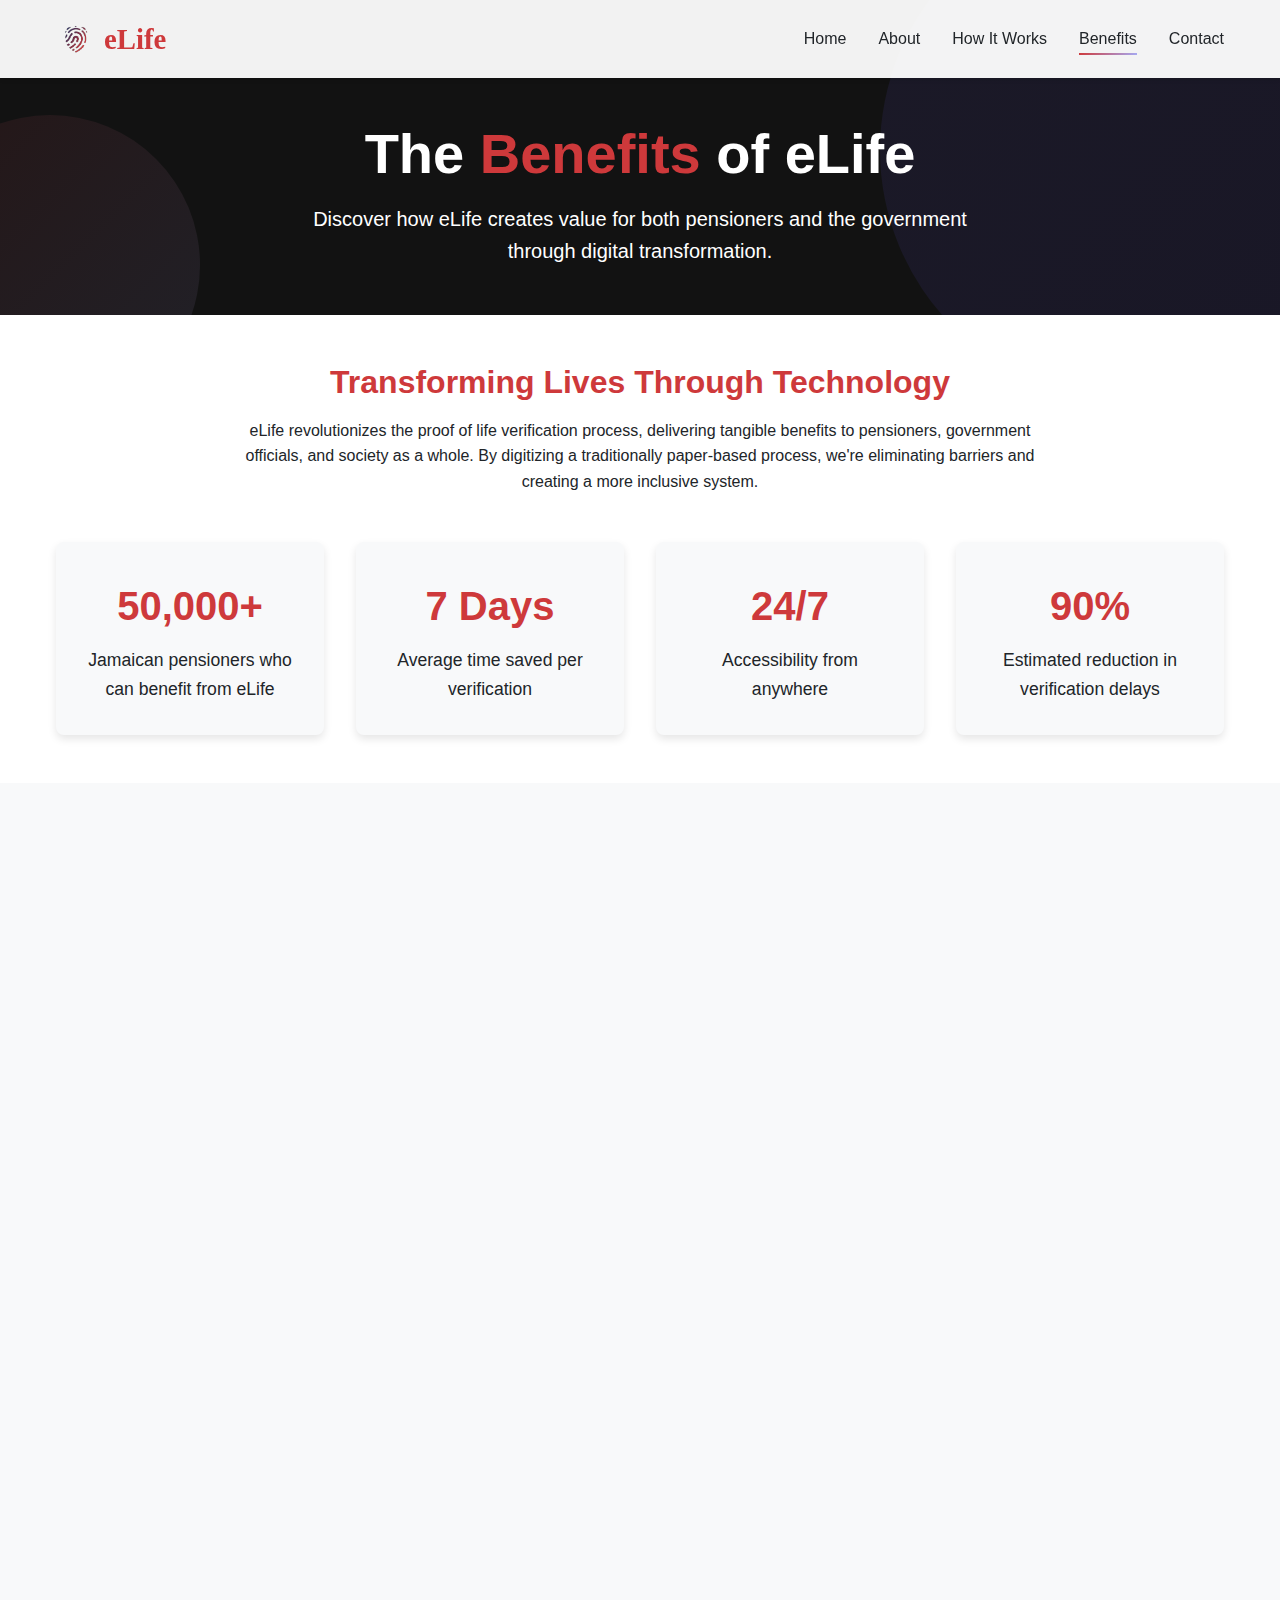
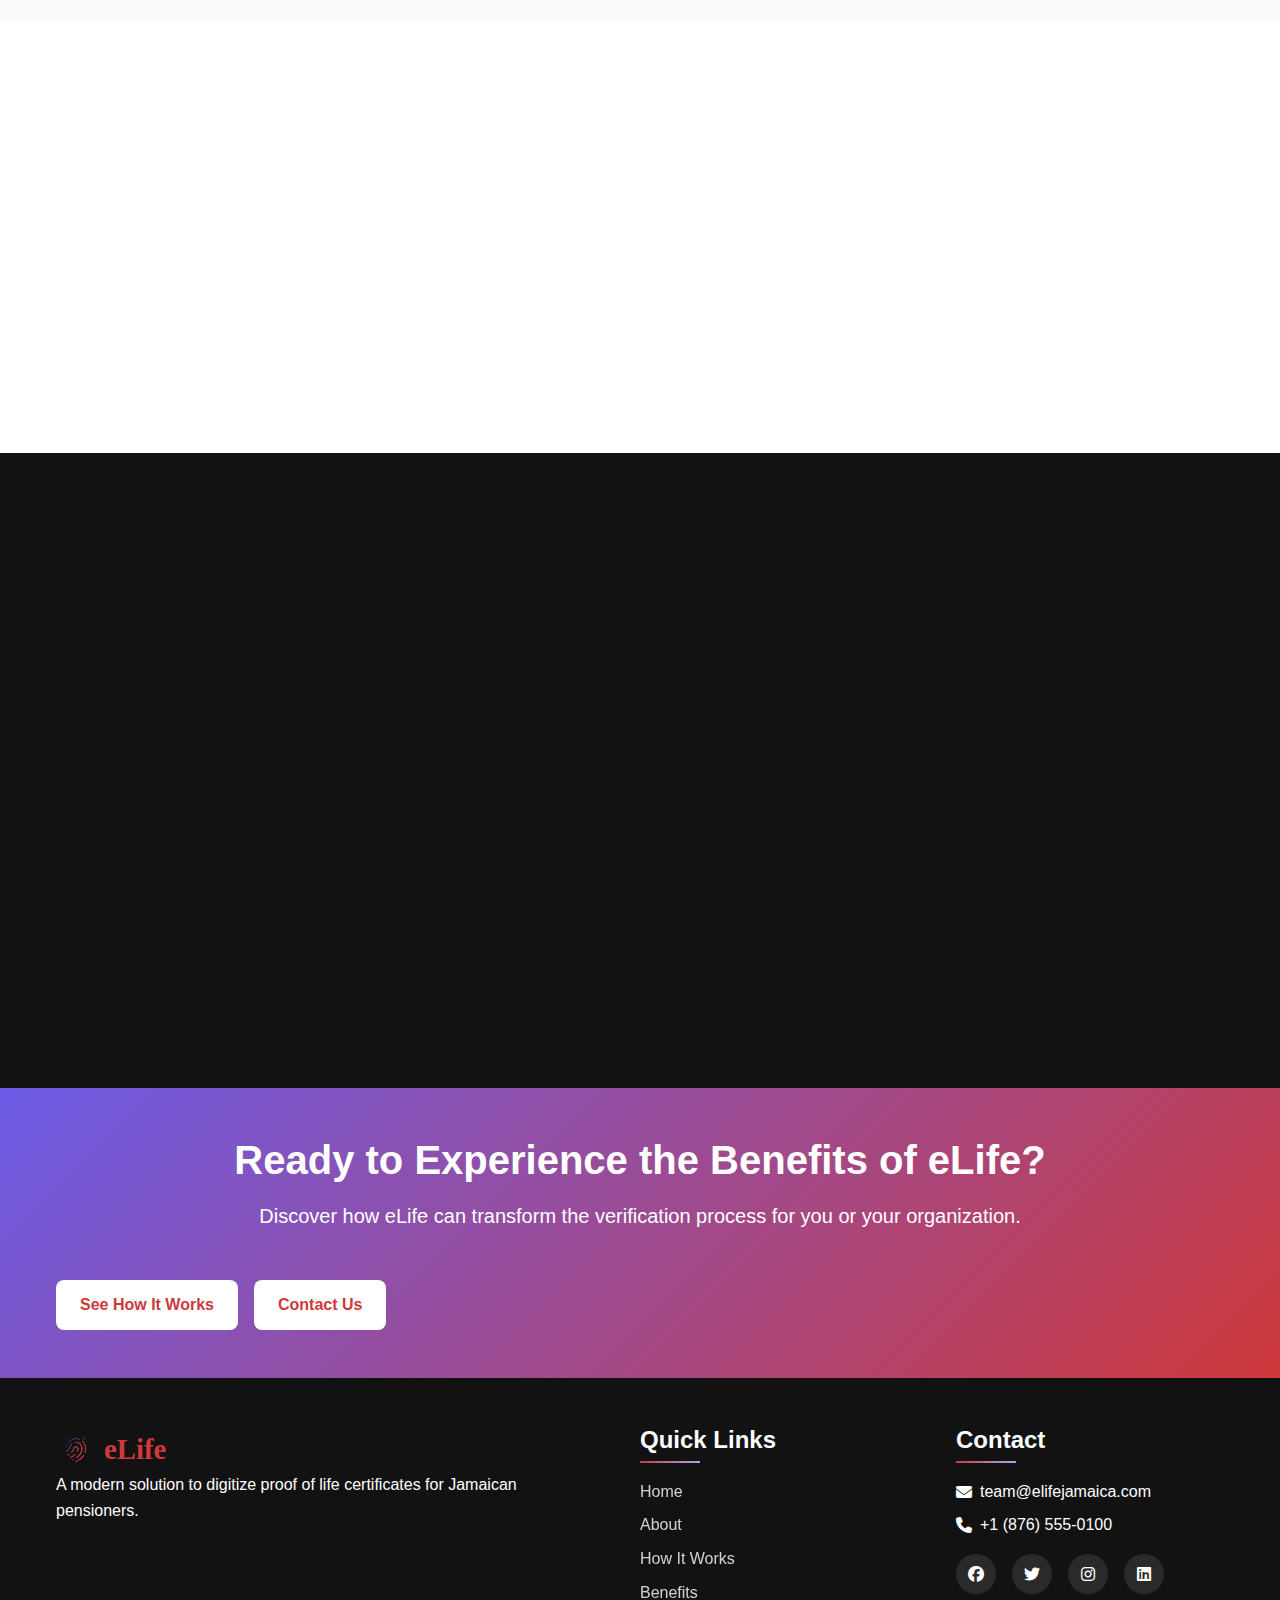
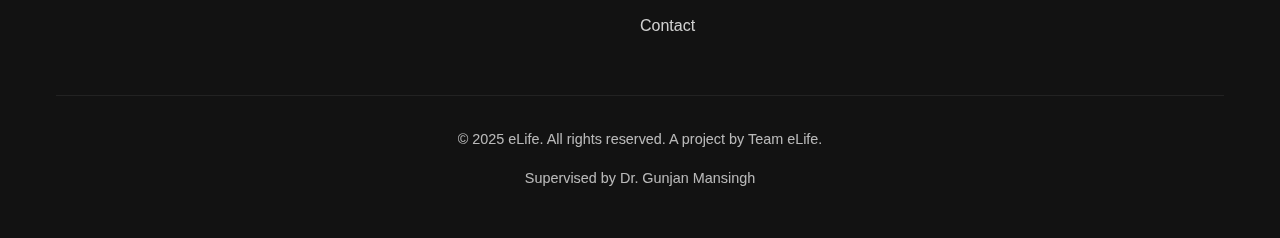
<file: benefits.html>
<!DOCTYPE html>
<html lang="en">
  <head>
    <meta charset="UTF-8" />
    <meta name="viewport" content="width=device-width, initial-scale=1.0" />
    <title>Benefits - eLife Digital Proof of Life Verification</title>
    <link rel="stylesheet" href="assets/css/styles.css" />
    <link rel="stylesheet" href="assets/css/animation.css" />
    <link rel="stylesheet" href="assets/css/responsive.css" />
    <link rel="stylesheet" href="assets/css/benefits.css" />
    <!-- Font Awesome for icons -->
    <link
      rel="stylesheet"
      href="https://cdnjs.cloudflare.com/ajax/libs/font-awesome/6.4.0/css/all.min.css"
    />
  </head>
  <body>
    <!-- Header -->
    <header class="main-header">
      <div class="container">
        <div class="logo">
          <img
            src="assets/images/logo.svg"
            alt="eLife Logo"
            class="logo-icon"
          />
          <span>eLife</span>
        </div>
        <nav class="main-nav">
          <ul>
            <li><a href="index.html">Home</a></li>
            <li><a href="about.html">About</a></li>
            <li><a href="how-it-works.html">How It Works</a></li>
            <li><a href="benefits.html" class="active">Benefits</a></li>
            <li><a href="contact.html">Contact</a></li>
          </ul>
        </nav>
        <div class="mobile-menu-toggle">
          <i class="fas fa-bars"></i>
        </div>
      </div>
    </header>

    <!-- Benefits Hero Section -->
    <section class="benefits-hero">
      <div class="container">
        <div class="benefits-hero-content">
          <h1>The <span class="accent-text">Benefits</span> of eLife</h1>
          <p>
            Discover how eLife creates value for both pensioners and the
            government through digital transformation.
          </p>
        </div>
      </div>
    </section>

    <!-- Key Benefits Overview -->
    <section class="benefits-overview">
      <div class="container">
        <div class="benefits-intro fade-in">
          <h2>Transforming Lives Through Technology</h2>
          <p>
            eLife revolutionizes the proof of life verification process,
            delivering tangible benefits to pensioners, government officials,
            and society as a whole. By digitizing a traditionally paper-based
            process, we're eliminating barriers and creating a more inclusive
            system.
          </p>
        </div>

        <div class="benefits-stats">
          <div class="stat-card fade-in">
            <div class="stat-number">50,000+</div>
            <div class="stat-description">
              Jamaican pensioners who can benefit from eLife
            </div>
          </div>

          <div class="stat-card fade-in delay-1">
            <div class="stat-number">7 Days</div>
            <div class="stat-description">
              Average time saved per verification
            </div>
          </div>

          <div class="stat-card fade-in delay-2">
            <div class="stat-number">24/7</div>
            <div class="stat-description">Accessibility from anywhere</div>
          </div>

          <div class="stat-card fade-in delay-3">
            <div class="stat-number">90%</div>
            <div class="stat-description">
              Estimated reduction in verification delays
            </div>
          </div>
        </div>
      </div>
    </section>

    <!-- Pensioner Benefits Section -->
    <section class="pensioner-benefits">
      <div class="container">
        <div class="section-header fade-in">
          <h2>Benefits for <span class="accent-text">Pensioners</span></h2>
          <p>
            eLife puts pensioners first, addressing their unique needs and
            challenges.
          </p>
        </div>

        <div class="benefits-grid">
          <div class="benefit-card fade-in">
            <div class="benefit-icon">
              <i class="fas fa-map-marker-alt"></i>
            </div>
            <h3>Remote Verification</h3>
            <p>
              Complete the entire verification process from the comfort of your
              home, eliminating the need to travel to meet with a Justice of the
              Peace or notary.
            </p>
          </div>

          <div class="benefit-card fade-in delay-1">
            <div class="benefit-icon">
              <i class="fas fa-clock"></i>
            </div>
            <h3>Time Savings</h3>
            <p>
              What used to take a week can now be done in minutes. No more
              waiting for appointments, traveling to offices, or waiting for
              document processing.
            </p>
          </div>

          <div class="benefit-card fade-in delay-2">
            <div class="benefit-icon">
              <i class="fas fa-calendar-check"></i>
            </div>
            <h3>Timely Reminders</h3>
            <p>
              Receive automatic notifications when it's time to submit your
              proof of life certificate, ensuring you never miss a deadline.
            </p>
          </div>

          <div class="benefit-card fade-in delay-3">
            <div class="benefit-icon">
              <i class="fas fa-wheelchair"></i>
            </div>
            <h3>Increased Accessibility</h3>
            <p>
              Especially beneficial for pensioners with mobility challenges,
              disabilities, or those living in remote areas with limited access
              to notarial services.
            </p>
          </div>

          <div class="benefit-card fade-in delay-4">
            <div class="benefit-icon">
              <i class="fas fa-money-check-alt"></i>
            </div>
            <h3>Uninterrupted Benefits</h3>
            <p>
              Timely submissions mean no delays in receiving your pension
              payments, providing financial security and peace of mind.
            </p>
          </div>

          <div class="benefit-card fade-in delay-5">
            <div class="benefit-icon">
              <i class="fas fa-shield-alt"></i>
            </div>
            <h3>Enhanced Security</h3>
            <p>
              Advanced biometric verification provides stronger security than
              traditional paper documents, protecting against identity fraud.
            </p>
          </div>
        </div>
      </div>
    </section>

    <!-- Testimonial Section -->
    <section class="testimonial-section">
      <div class="container">
        <div class="testimonial-container fade-in">
          <div class="testimonial-quote">
            <i class="fas fa-quote-left"></i>
            <p>
              eLife has made such a difference for me. At 78, traveling to meet
              a JP every three months was becoming difficult. Now I can verify
              from home, and my pension payments are always on time. It's given
              me back my independence.
            </p>
            <i class="fas fa-quote-right"></i>
          </div>
          <div class="testimonial-author">
            <img
              src="assets/images/testimonial-author.png"
              alt="Elderly woman smiling"
            />
            <div class="author-info">
              <h4>Grace Thompson</h4>
              <p>Pensioner, St. Catherine Parish</p>
            </div>
          </div>
        </div>
      </div>
    </section>

    <!-- Social Benefits Section -->
    <section class="social-benefits">
      <div class="container">
        <div class="section-header fade-in">
          <h2>Broader <span class="accent-text">Social Benefits</span></h2>
          <p>
            eLife contributes to Jamaica's digital transformation and broader
            social goals.
          </p>
        </div>

        <div class="social-benefits-grid">
          <div class="social-benefit-item fade-in-left">
            <div class="benefit-number">01</div>
            <div class="benefit-content">
              <h3>Digital Inclusion</h3>
              <p>
                Helps bridge the digital divide by providing accessible
                technology solutions for elderly citizens, encouraging digital
                literacy and adoption.
              </p>
            </div>
          </div>

          <div class="social-benefit-item fade-in-right">
            <div class="benefit-number">02</div>
            <div class="benefit-content">
              <h3>National Digital Transformation</h3>
              <p>
                Supports Jamaica's broader digital transformation initiatives
                and establishes a model for other government services to follow.
              </p>
            </div>
          </div>

          <div class="social-benefit-item fade-in-right delay-2">
            <div class="benefit-number">03</div>
            <div class="benefit-content">
              <h3>Intergenerational Engagement</h3>
              <p>
                Creates opportunities for younger family members to assist older
                generations with technology, fostering intergenerational
                connections.
              </p>
            </div>
          </div>

          <div class="social-benefit-item fade-in-right delay-3">
            <div class="benefit-number">04</div>
            <div class="benefit-content">
              <h3>Economic Impact</h3>
              <p>
                Ensures timely pension payments which circulate in the local
                economy, particularly important for pensioners on fixed incomes.
              </p>
            </div>
          </div>
        </div>
      </div>
    </section>

    <!-- Call to Action -->
    <section class="cta-section">
      <div class="container">
        <h2>Ready to Experience the Benefits of eLife?</h2>
        <p>
          Discover how eLife can transform the verification process for you or
          your organization.
        </p>
        <div class="cta-buttons">
          <a href="how-it-works.html" class="btn btn-block">See How It Works</a>
          <a href="contact.html" class="btn btn-block">Contact Us</a>
        </div>
      </div>
    </section>

    <!-- Footer -->
    <footer class="main-footer">
      <div class="container">
        <div class="footer-grid">
          <div class="footer-info">
            <div class="logo">
              <img
                src="assets/images/logo.svg"
                alt="eLife Logo"
                class="logo-icon"
              />
              <span>eLife</span>
            </div>
            <p>
              A modern solution to digitize proof of life certificates for
              Jamaican pensioners.
            </p>
          </div>
          <div class="footer-links">
            <h3>Quick Links</h3>
            <ul>
              <li><a href="index.html">Home</a></li>
              <li><a href="about.html">About</a></li>
              <li><a href="how-it-works.html">How It Works</a></li>
              <li><a href="benefits.html">Benefits</a></li>
              <li><a href="contact.html">Contact</a></li>
            </ul>
          </div>
          <div class="footer-contact">
            <h3>Contact</h3>
            <p><i class="fas fa-envelope"></i> team@elifejamaica.com</p>
            <p><i class="fas fa-phone"></i> +1 (876) 555-0100</p>
            <div class="social-icons">
              <a href="#"><i class="fab fa-facebook"></i></a>
              <a href="#"><i class="fab fa-twitter"></i></a>
              <a href="#"><i class="fab fa-instagram"></i></a>
              <a href="#"><i class="fab fa-linkedin"></i></a>
            </div>
          </div>
        </div>
        <div class="copyright">
          <p>
            &copy; 2025 eLife. All rights reserved. A project by Team eLife.
          </p>
          <p>Supervised by Dr. Gunjan Mansingh</p>
        </div>
      </div>
    </footer>

    <!-- Scripts -->
    <script src="assets/js/animation.js"></script>
    <script src="assets/js/navigation.js"></script>
    <script src="assets/js/main.js"></script>
  </body>
</html>
</file>
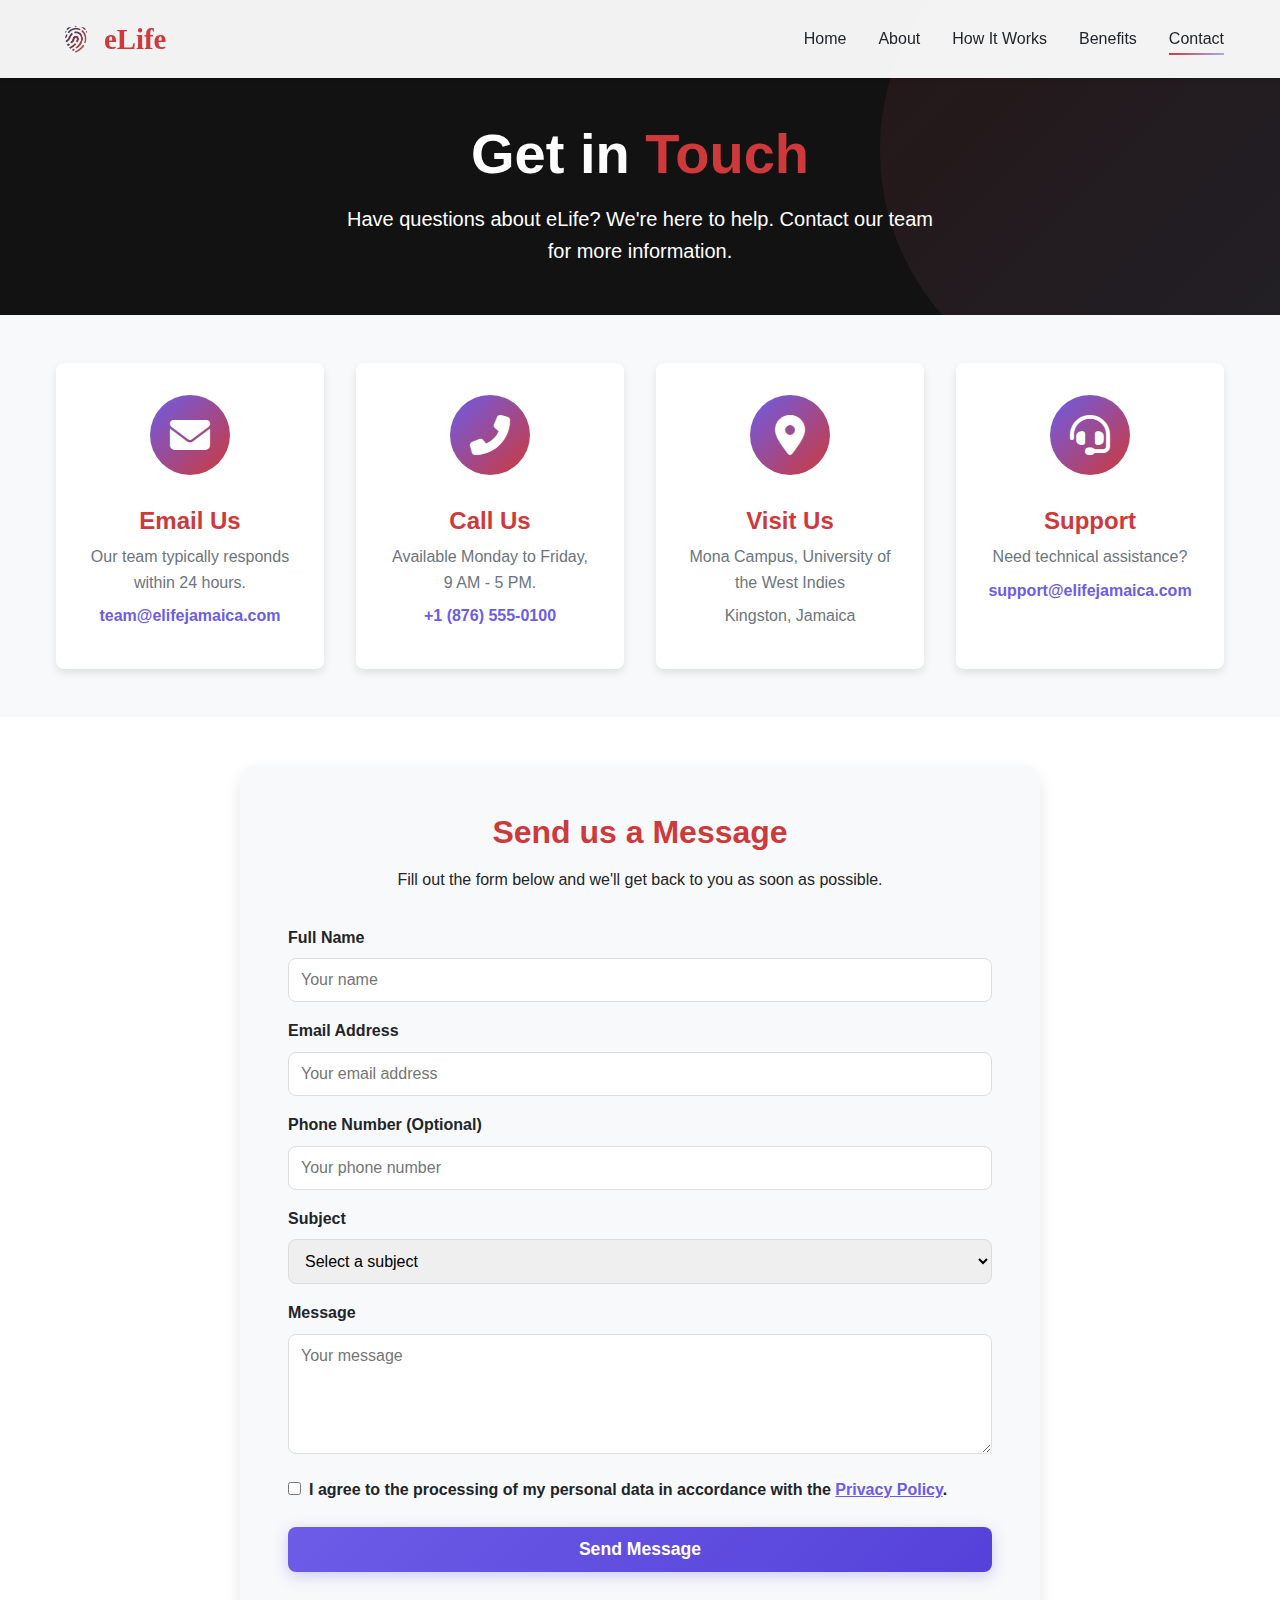
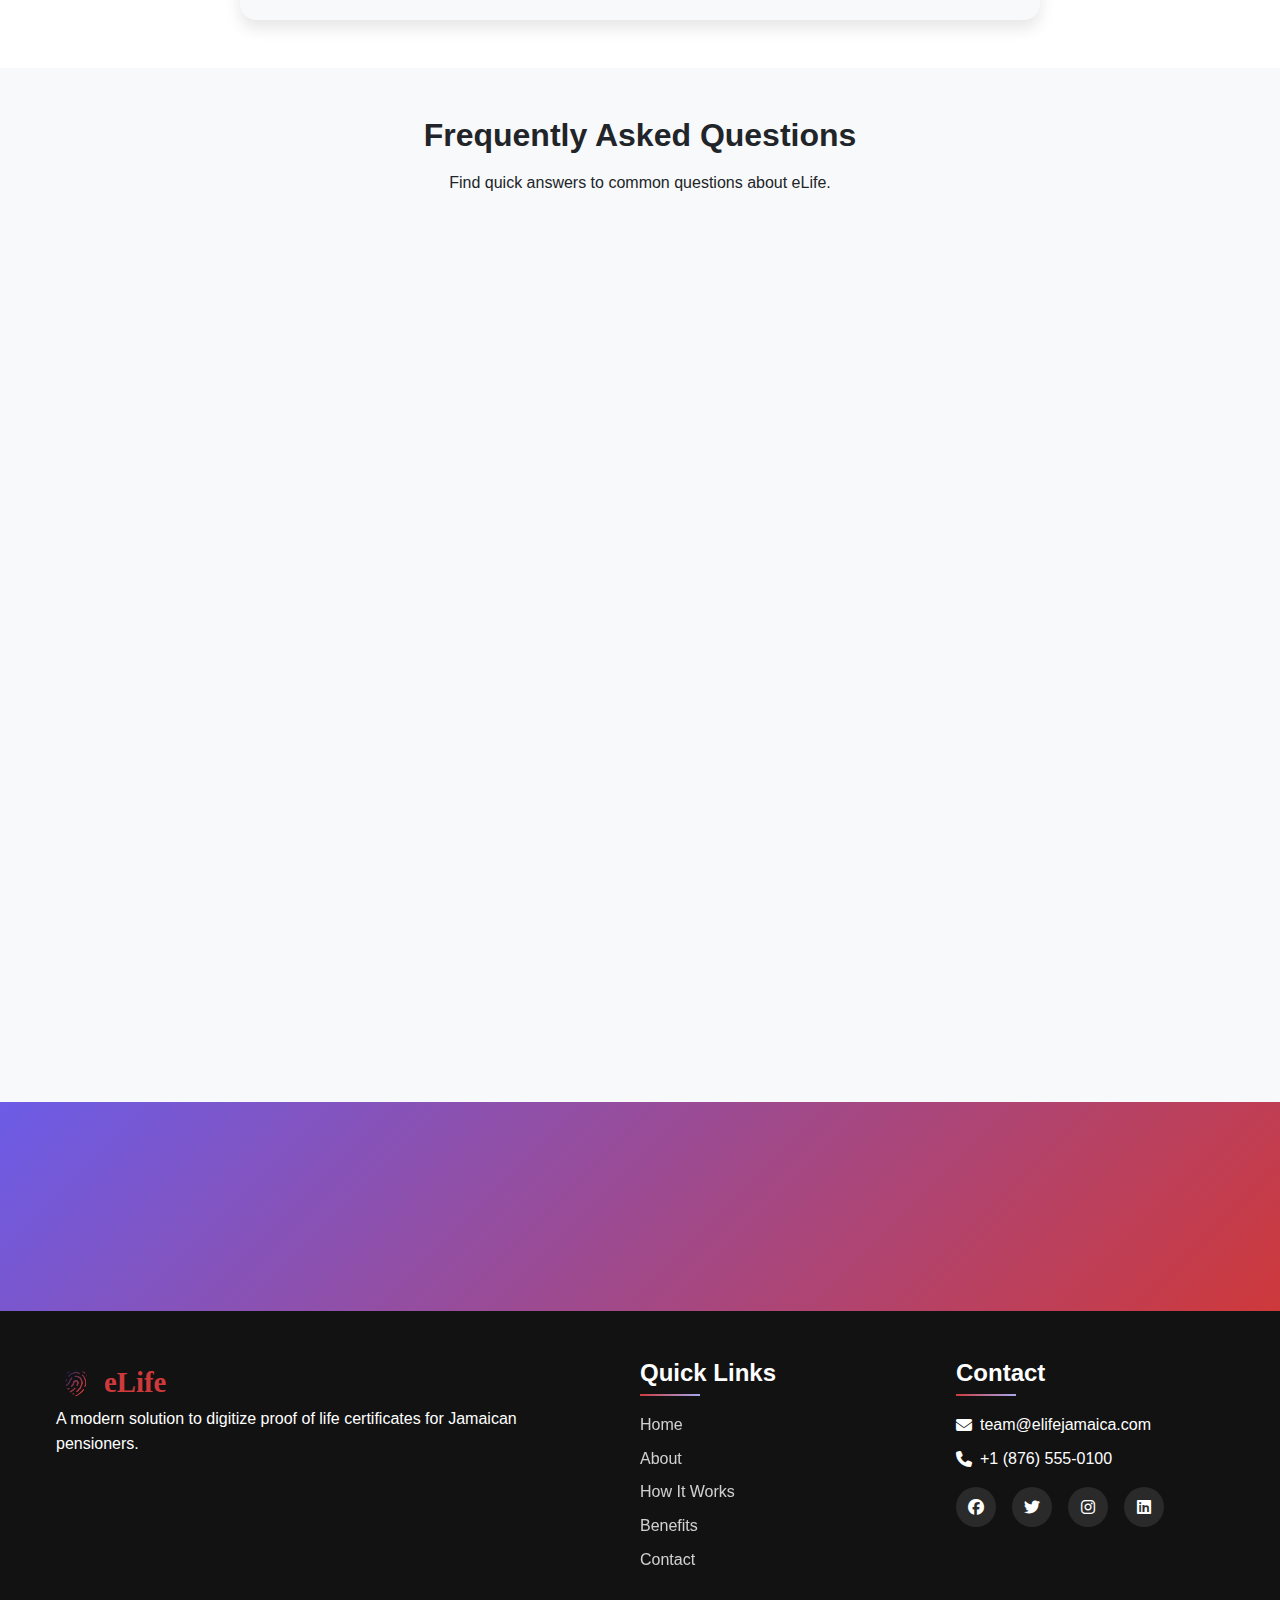
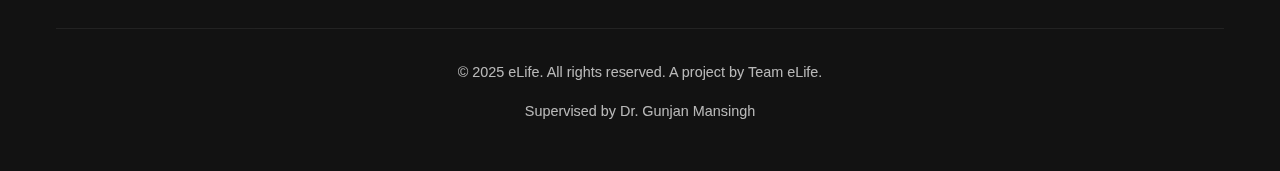
<file: contact.html>
<!DOCTYPE html>
<html lang="en">
  <head>
    <meta charset="UTF-8" />
    <meta name="viewport" content="width=device-width, initial-scale=1.0" />
    <title>Contact - eLife Digital Proof of Life Verification</title>
    <link rel="stylesheet" href="assets/css/styles.css" />
    <link rel="stylesheet" href="assets/css/animation.css" />
    <link rel="stylesheet" href="assets/css/responsive.css" />
    <link rel="stylesheet" href="assets/css/contact.css" />
    <!-- Font Awesome for icons -->
    <link
      rel="stylesheet"
      href="https://cdnjs.cloudflare.com/ajax/libs/font-awesome/6.4.0/css/all.min.css"
    />
  </head>

  <body>
    <!-- Header -->
    <header class="main-header">
      <div class="container">
        <div class="logo">
          <img
            src="assets/images/logo.svg"
            alt="eLife Logo"
            class="logo-icon"
          />
          <span>eLife</span>
        </div>
        <nav class="main-nav">
          <ul>
            <li><a href="index.html">Home</a></li>
            <li><a href="about.html">About</a></li>
            <li><a href="how-it-works.html">How It Works</a></li>
            <li><a href="benefits.html">Benefits</a></li>
            <li><a href="contact.html" class="active">Contact</a></li>
          </ul>
        </nav>
        <div class="mobile-menu-toggle">
          <i class="fas fa-bars"></i>
        </div>
      </div>
    </header>

    <!-- Contact Hero Section -->
    <section class="contact-hero">
      <div class="container">
        <div class="contact-hero-content">
          <h1>Get in <span class="accent-text">Touch</span></h1>
          <p>
            Have questions about eLife? We're here to help. Contact our team for
            more information.
          </p>
        </div>
      </div>
    </section>

    <!-- Contact Details Section -->
    <section class="contact-details">
      <div class="container">
        <div class="contact-grid">
          <div class="contact-card fade-in">
            <div class="contact-icon">
              <i class="fas fa-envelope"></i>
            </div>
            <h3>Email Us</h3>
            <p>Our team typically responds within 24 hours.</p>
            <a href="mailto:team@elifejamaica.com" class="contact-link"
              >team@elifejamaica.com</a
            >
          </div>

          <div class="contact-card fade-in delay-1">
            <div class="contact-icon">
              <i class="fas fa-phone-alt"></i>
            </div>
            <h3>Call Us</h3>
            <p>Available Monday to Friday, 9 AM - 5 PM.</p>
            <a href="tel:+18765550100" class="contact-link"
              >+1 (876) 555-0100</a
            >
          </div>

          <div class="contact-card fade-in delay-2">
            <div class="contact-icon">
              <i class="fas fa-map-marker-alt"></i>
            </div>
            <h3>Visit Us</h3>
            <p>Mona Campus, University of the West Indies</p>
            <p>Kingston, Jamaica</p>
          </div>

          <div class="contact-card fade-in delay-3">
            <div class="contact-icon">
              <i class="fas fa-headset"></i>
            </div>
            <h3>Support</h3>
            <p>Need technical assistance?</p>
            <a href="mailto:support@elifejamaica.com" class="contact-link"
              >support@elifejamaica.com</a
            >
          </div>
        </div>
      </div>
    </section>

    <!-- Contact Form Section -->
    <section class="contact-form-section">
      <div class="container">
        <div class="form-container">
          <div class="form-header">
            <h2>Send us a Message</h2>
            <p>
              Fill out the form below and we'll get back to you as soon as
              possible.
            </p>
          </div>

          <form class="contact-form">
            <div class="form-group">
              <label for="name">Full Name</label>
              <input
                type="text"
                id="name"
                name="name"
                placeholder="Your name"
                required
              />
            </div>

            <div class="form-group">
              <label for="email">Email Address</label>
              <input
                type="email"
                id="email"
                name="email"
                placeholder="Your email address"
                required
              />
            </div>

            <div class="form-group">
              <label for="phone">Phone Number (Optional)</label>
              <input
                type="tel"
                id="phone"
                name="phone"
                placeholder="Your phone number"
              />
            </div>

            <div class="form-group">
              <label for="subject">Subject</label>
              <select id="subject" name="subject" required>
                <option value="" disabled selected>Select a subject</option>
                <option value="general">General Inquiry</option>
                <option value="technical">Technical Support</option>
                <option value="feedback">Feedback</option>
                <option value="partnership">Partnership Opportunities</option>
                <option value="other">Other</option>
              </select>
            </div>

            <div class="form-group">
              <label for="message">Message</label>
              <textarea
                id="message"
                name="message"
                placeholder="Your message"
                rows="5"
                required
              ></textarea>
            </div>

            <div class="form-group">
              <div class="checkbox-container">
                <input type="checkbox" id="consent" name="consent" required />
                <label for="consent"
                  >I agree to the processing of my personal data in accordance
                  with the
                  <a href="#" class="text-link">Privacy Policy</a>.</label
                >
              </div>
            </div>

            <button type="submit" class="btn btn-secondary btn-block">
              Send Message
            </button>
          </form>
        </div>
      </div>
    </section>

    <!-- FAQ Section -->
    <section class="faq-section">
      <div class="container">
        <h2 class="text-center">Frequently Asked Questions</h2>
        <p class="text-center mb-4">
          Find quick answers to common questions about eLife.
        </p>

        <div class="faq-container">
          <div class="faq-item fade-in">
            <div class="faq-question">
              <h3>
                Is eLife a replacement for the existing proof of life process?
              </h3>
              <div class="faq-toggle"><i class="fas fa-plus"></i></div>
            </div>
            <div class="faq-answer">
              <p>
                No, eLife is an optional digital pathway designed to coexist
                with traditional methods. Pensioners who prefer the paper-based
                process can continue to use it, while those who want a more
                streamlined approach can opt for eLife.
              </p>
            </div>
          </div>

          <div class="faq-item fade-in delay-1">
            <div class="faq-question">
              <h3>How secure is the eLife verification process?</h3>
              <div class="faq-toggle"><i class="fas fa-plus"></i></div>
            </div>
            <div class="faq-answer">
              <p>
                eLife employs multiple layers of security, including facial
                recognition, deepfake detection, and database cross-referencing.
                All data is encrypted in transit and at rest. Our system has
                been designed with security as the top priority, ensuring that
                verification is both convenient and highly secure.
              </p>
            </div>
          </div>

          <div class="faq-item fade-in delay-2">
            <div class="faq-question">
              <h3>What if I don't have a smartphone?</h3>
              <div class="faq-toggle"><i class="fas fa-plus"></i></div>
            </div>
            <div class="faq-answer">
              <p>
                eLife is designed to work with family assistance. A trusted
                family member with a smartphone can help complete the
                verification process. Alternatively, pensioners can continue to
                use the traditional paper-based process with a Justice of the
                Peace or notary.
              </p>
            </div>
          </div>

          <div class="faq-item fade-in delay-3">
            <div class="faq-question">
              <h3>What happens if the verification fails?</h3>
              <div class="faq-toggle"><i class="fas fa-plus"></i></div>
            </div>
            <div class="faq-answer">
              <p>
                If automated verification fails, eLife provides several fallback
                options. Users can retry with specific guidance, schedule a
                video conference with an government agent, or revert to the
                traditional paper-based process. The system ensures that
                pensioners are never locked out of receiving their benefits.
              </p>
            </div>
          </div>

          <div class="faq-item fade-in delay-4">
            <div class="faq-question">
              <h3>How often do I need to verify using eLife?</h3>
              <div class="faq-toggle"><i class="fas fa-plus"></i></div>
            </div>
            <div class="faq-answer">
              <p>
                Just like the traditional process, eLife verification is
                required on a quarterly basis. The system sends automated
                reminders when verification is due, ensuring that pensioners
                never miss a deadline.
              </p>
            </div>
          </div>
        </div>
      </div>
    </section>

    <!-- Map Section -->
    <section class="map-section">
      <div class="map-container">
        <!-- This would be where we'd embed a Google Map in a real implementation -->
        <iframe
          src="https://www.google.com/maps/embed?pb=!1m18!1m12!1m3!1d3794.5301218536196!2d-76.74804368565611!3d18.006554287731402!2m3!1f0!2f0!3f0!3m2!1i1024!2i768!4f13.1!3m3!1m2!1s0x8edb3ff4d40f8bc7%3A0xcc65e2f9175fe866!2sThe%20University%20of%20the%20West%20Indies%2C%20Mona%20Campus!5e0!3m2!1sen!2sus!4v1651234567890!5m2!1sen!2sus"
          width="100%"
          height="450"
          style="border: 0"
          allowfullscreen=""
          loading="lazy"
          referrerpolicy="no-referrer-when-downgrade"
        ></iframe>
      </div>
    </section>

    <!-- Newsletter Section -->
    <section class="newsletter-section">
      <div class="container">
        <div class="newsletter-content">
          <div class="newsletter-text fade-in-left">
            <h2>Stay Updated</h2>
            <p>
              Subscribe to our newsletter to receive the latest updates about
              eLife and digital government services in Jamaica.
            </p>
          </div>

          <form class="newsletter-form fade-in-right">
            <div class="form-group">
              <input type="email" placeholder="Your email address" required />
              <button type="submit" class="btn btn-secondary">Subscribe</button>
            </div>
            <p class="form-note">
              We respect your privacy. You can unsubscribe at any time.
            </p>
          </form>
        </div>
      </div>
    </section>

    <!-- Footer -->
    <footer class="main-footer">
      <div class="container">
        <div class="footer-grid">
          <div class="footer-info">
            <div class="logo">
              <img
                src="assets/images/logo.svg"
                alt="eLife Logo"
                class="logo-icon"
              />
              <span>eLife</span>
            </div>
            <p>
              A modern solution to digitize proof of life certificates for
              Jamaican pensioners.
            </p>
          </div>
          <div class="footer-links">
            <h3>Quick Links</h3>
            <ul>
              <li><a href="index.html">Home</a></li>
              <li><a href="about.html">About</a></li>
              <li><a href="how-it-works.html">How It Works</a></li>
              <li><a href="benefits.html">Benefits</a></li>
              <li><a href="contact.html">Contact</a></li>
            </ul>
          </div>
          <div class="footer-contact">
            <h3>Contact</h3>
            <p><i class="fas fa-envelope"></i> team@elifejamaica.com</p>
            <p><i class="fas fa-phone"></i> +1 (876) 555-0100</p>
            <div class="social-icons">
              <a href="#"><i class="fab fa-facebook"></i></a>
              <a href="#"><i class="fab fa-twitter"></i></a>
              <a href="#"><i class="fab fa-instagram"></i></a>
              <a href="#"><i class="fab fa-linkedin"></i></a>
            </div>
          </div>
        </div>
        <div class="copyright">
          <p>
            &copy; 2025 eLife. All rights reserved. A project by Team eLife.
          </p>
          <p>Supervised by Dr. Gunjan Mansingh</p>
        </div>
      </div>
    </footer>

    <!-- Scripts -->
    <script src="assets/js/animation.js"></script>
    <script src="assets/js/navigation.js"></script>
    <script src="assets/js/main.js"></script>
  </body>
</html>
</file>
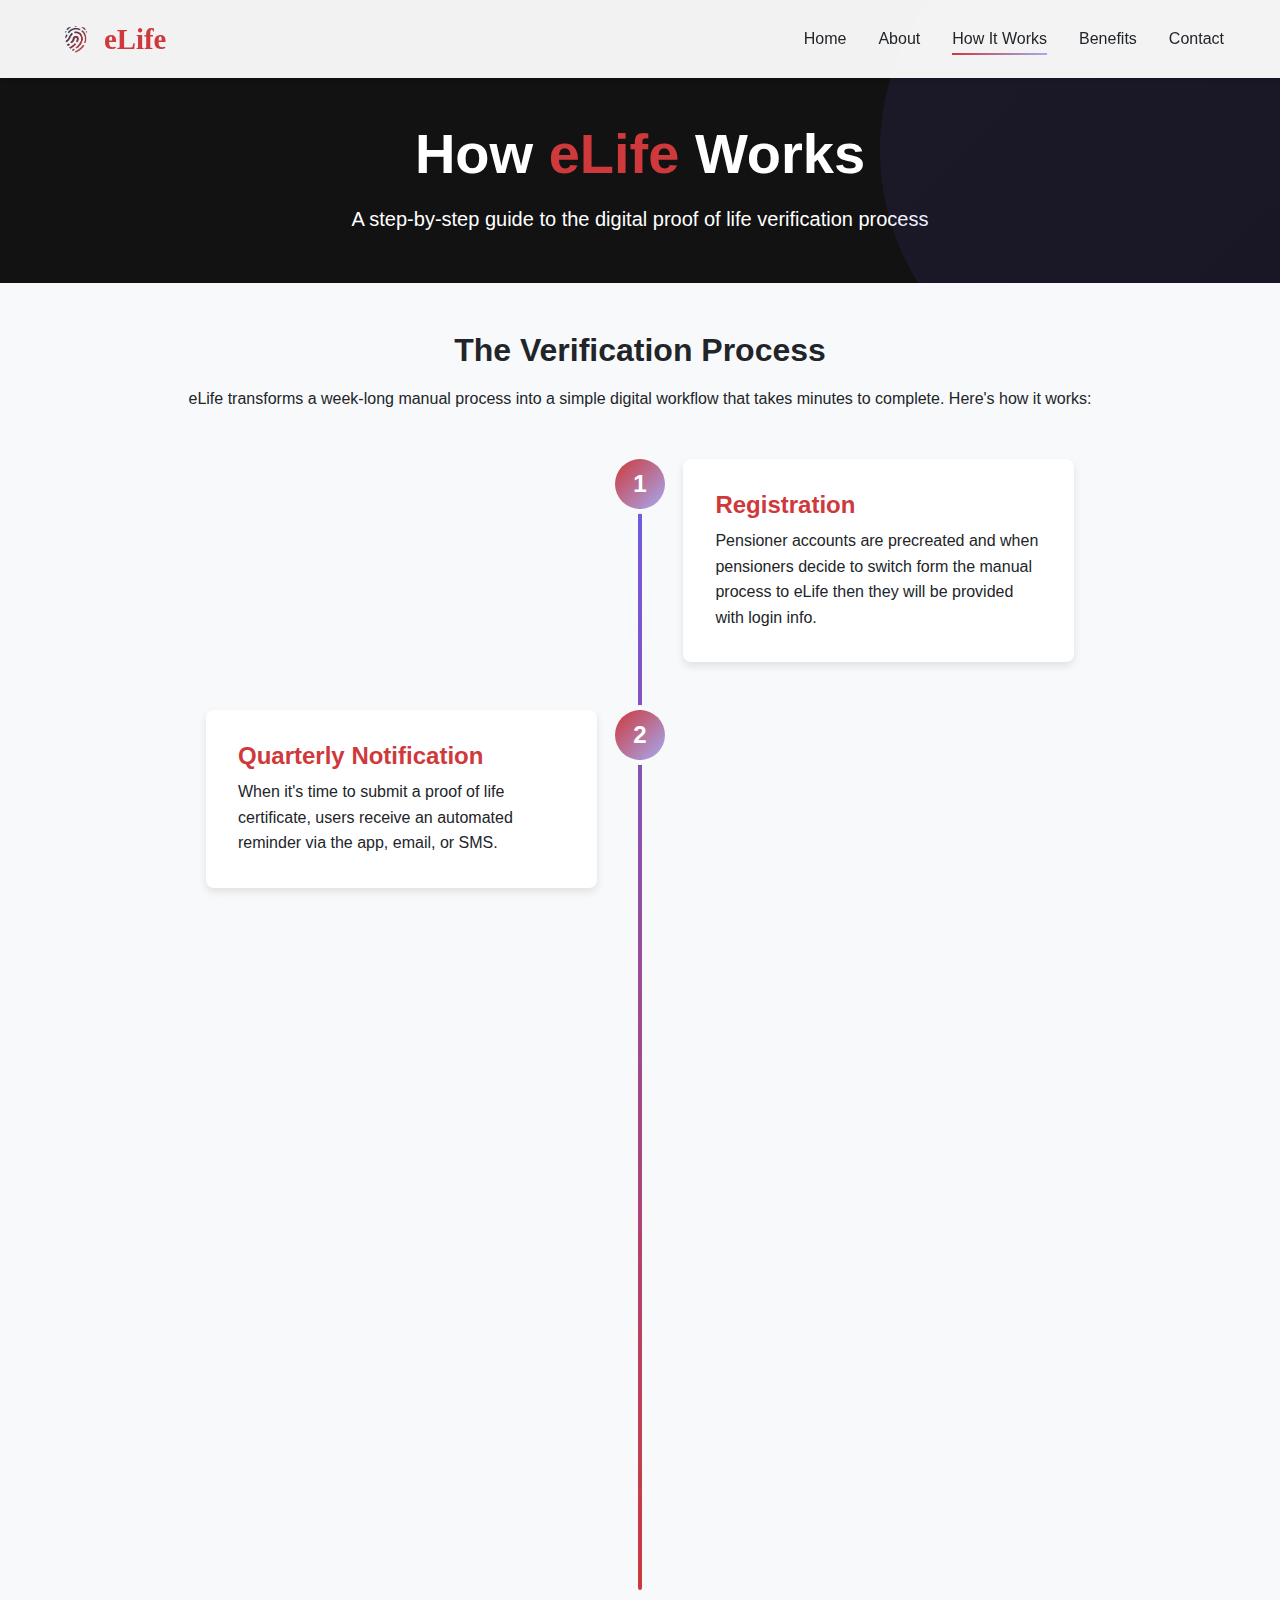
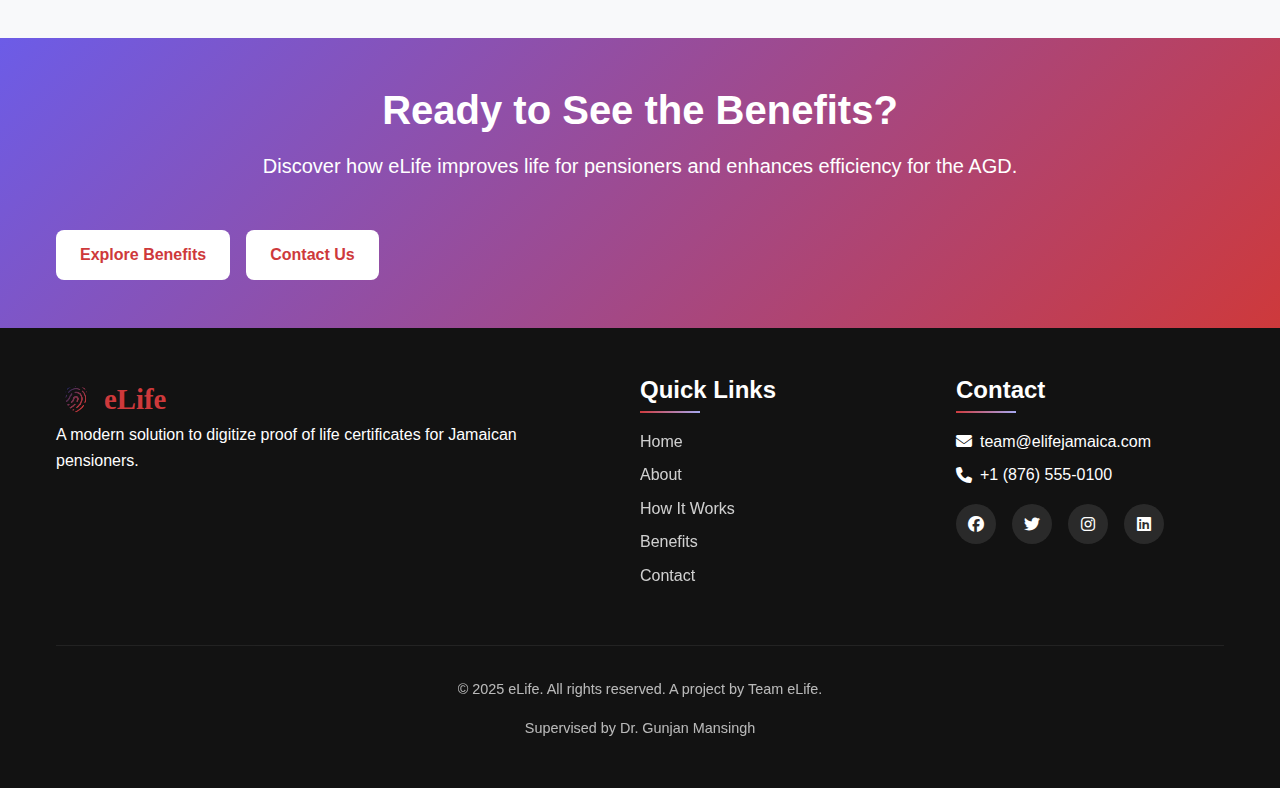
<file: how-it-works.html>
<!DOCTYPE html>
<html lang="en">
  <head>
    <meta charset="UTF-8" />
    <meta name="viewport" content="width=device-width, initial-scale=1.0" />
    <title>How eLife Works - Digital Proof of Life Verification</title>
    <link rel="stylesheet" href="assets/css/styles.css" />
    <link rel="stylesheet" href="assets/css/animation.css" />
    <link rel="stylesheet" href="assets/css/responsive.css" />
    <link rel="stylesheet" href="assets/css/how-it-works.css" />
    <!-- Font Awesome for icons -->
    <link
      rel="stylesheet"
      href="https://cdnjs.cloudflare.com/ajax/libs/font-awesome/6.4.0/css/all.min.css"
    />
  </head>
  <body>
    <!-- Header -->
    <header class="main-header">
      <div class="container">
        <div class="logo">
          <img
            src="assets/images/logo.svg"
            alt="eLife Logo"
            class="logo-icon"
          />
          <span>eLife</span>
        </div>
        <nav class="main-nav">
          <ul>
            <li><a href="index.html">Home</a></li>
            <li><a href="about.html">About</a></li>
            <li><a href="how-it-works.html" class="active">How It Works</a></li>
            <li><a href="benefits.html">Benefits</a></li>
            <li><a href="contact.html">Contact</a></li>
          </ul>
        </nav>
        <div class="mobile-menu-toggle">
          <i class="fas fa-bars"></i>
        </div>
      </div>
    </header>

    <!-- How It Works Hero Section -->
    <section class="how-it-works-hero">
      <div class="container">
        <div class="how-it-works-hero-content">
          <h1>How <span class="accent-text">eLife</span> Works</h1>
          <p>
            A step-by-step guide to the digital proof of life verification
            process
          </p>
        </div>
      </div>
    </section>

    <!-- Process Overview Section -->
    <section class="process-overview">
      <div class="container">
        <h2 class="text-center">The Verification Process</h2>
        <p class="text-center mb-4">
          eLife transforms a week-long manual process into a simple digital
          workflow that takes minutes to complete. Here's how it works:
        </p>

        <div class="process-timeline">
          <div class="process-step fade-in">
            <div class="step-number">1</div>
            <div class="step-content">
              <h3>Registration</h3>
              <p>
                Pensioner accounts are precreated and when pensioners decide to
                switch form the manual process to eLife then they will be
                provided with login info.
              </p>
            </div>
          </div>

          <div class="process-step fade-in delay-1">
            <div class="step-number">2</div>
            <div class="step-content">
              <h3>Quarterly Notification</h3>
              <p>
                When it's time to submit a proof of life certificate, users
                receive an automated reminder via the app, email, or SMS.
              </p>
            </div>
          </div>

          <div class="process-step fade-in delay-2">
            <div class="step-number">3</div>
            <div class="step-content">
              <h3>Digital Verification</h3>
              <p>
                Users complete the verification process using the app's ID
                verification, liveness detection and face verification,
                confirming they are alive and well.
              </p>
            </div>
          </div>

          <div class="process-step fade-in delay-3">
            <div class="step-number">4</div>
            <div class="step-content">
              <h3>Certificate Generation</h3>
              <p>
                Upon successful verification, a digital proof of life
                certificate is automatically generated and submitted to the
                government entity.
              </p>
            </div>
          </div>

          <div class="process-step fade-in delay-4">
            <div class="step-number">5</div>
            <div class="step-content">
              <h3>Confirmation</h3>
              <p>
                Users receive confirmation that their certificate has been
                submitted and accepted, ensuring uninterrupted pension payments.
              </p>
            </div>
          </div>
        </div>
      </div>
    </section>

    <!-- Call to Action -->
    <section class="cta-section">
      <div class="container">
        <h2>Ready to See the Benefits?</h2>
        <p>
          Discover how eLife improves life for pensioners and enhances
          efficiency for the AGD.
        </p>
        <div class="cta-buttons">
          <a href="benefits.html" class="btn btn-block">Explore Benefits</a>
          <a href="contact.html" class="btn btn-block">Contact Us</a>
        </div>
      </div>
    </section>

    <!-- Footer -->
    <footer class="main-footer">
      <div class="container">
        <div class="footer-grid">
          <div class="footer-info">
            <div class="logo">
              <img
                src="assets/images/logo.svg"
                alt="eLife Logo"
                class="logo-icon"
              />
              <span>eLife</span>
            </div>
            <p>
              A modern solution to digitize proof of life certificates for
              Jamaican pensioners.
            </p>
          </div>
          <div class="footer-links">
            <h3>Quick Links</h3>
            <ul>
              <li><a href="index.html">Home</a></li>
              <li><a href="about.html">About</a></li>
              <li><a href="how-it-works.html">How It Works</a></li>
              <li><a href="benefits.html">Benefits</a></li>
              <li><a href="contact.html">Contact</a></li>
            </ul>
          </div>
          <div class="footer-contact">
            <h3>Contact</h3>
            <p><i class="fas fa-envelope"></i> team@elifejamaica.com</p>
            <p><i class="fas fa-phone"></i> +1 (876) 555-0100</p>
            <div class="social-icons">
              <a href="#"><i class="fab fa-facebook"></i></a>
              <a href="#"><i class="fab fa-twitter"></i></a>
              <a href="#"><i class="fab fa-instagram"></i></a>
              <a href="#"><i class="fab fa-linkedin"></i></a>
            </div>
          </div>
        </div>
        <div class="copyright">
          <p>
            &copy; 2025 eLife. All rights reserved. A project by Team eLife.
          </p>
          <p>Supervised by Dr. Gunjan Mansingh</p>
        </div>
      </div>
    </footer>

    <!-- Scripts -->
    <script src="assets/js/animation.js"></script>
    <script src="assets/js/navigation.js"></script>
    <script src="assets/js/main.js"></script>
  </body>
</html>
</file>
<file: assets/css/styles.css>
/* Main Stylesheet for eLife Website */

/* ===== VARIABLES ===== */
:root {
    /* Color Scheme */
    --primary: #ce393b; /* Red from the presentation */
    --primary-dark: #a5aaf3;
    --secondary: #6c5ce7; /* Purple from the presentation */
    --secondary-dark: #5541d9;
    --dark-bg: #121212;
    --darker-bg: #0a0a0a;
    --light-bg: #f8f9fa;
    --text-light: #ffffff;
    --text-dark: #212529;
    --text-muted: #6c757d;
    --gradient-primary: linear-gradient(135deg, var(--primary), var(--primary-dark));
    --gradient-secondary: linear-gradient(135deg, var(--secondary), var(--secondary-dark));
    --gradient-purple-red: linear-gradient(135deg, var(--secondary), var(--primary));
    
    /* Typography */
    --font-main: 'Segoe UI', Roboto, 'Helvetica Neue', Arial, sans-serif;
    --font-fancy: 'Playfair Display', Georgia, serif;
    --font-mono: 'Courier New', monospace;
    
    /* Spacing */
    --spacing-xs: 0.25rem;
    --spacing-sm: 0.5rem;
    --spacing-md: 1rem;
    --spacing-lg: 2rem;
    --spacing-xl: 3rem;
    
    /* Border Radius */
    --radius-sm: 4px;
    --radius-md: 8px;
    --radius-lg: 16px;
    --radius-round: 50%;
    
    /* Shadows */
    --shadow-sm: 0 2px 4px rgba(0, 0, 0, 0.1);
    --shadow-md: 0 4px 8px rgba(0, 0, 0, 0.1);
    --shadow-lg: 0 8px 16px rgba(0, 0, 0, 0.1);
    
    /* Transition */
    --transition-fast: 0.2s ease;
    --transition-normal: 0.3s ease;
    --transition-slow: 0.5s ease;
}

/* ===== RESET & BASE STYLES ===== */
* {
    margin: 0;
    padding: 0;
    box-sizing: border-box;
}

html {
    font-size: 16px;
    scroll-behavior: smooth;
}

body {
    font-family: var(--font-main);
    line-height: 1.6;
    color: var(--text-dark);
    background-color: var(--light-bg);
    overflow-x: hidden;
}

h1, h2, h3, h4, h5, h6 {
    font-weight: 700;
    line-height: 1.2;
    margin-bottom: var(--spacing-md);
}

h1 {
    font-size: 2.5rem;
}

h2 {
    font-size: 2rem;
}

h3 {
    font-size: 1.5rem;
}

p {
    margin-bottom: var(--spacing-md);
}

a {
    color: var(--primary);
    text-decoration: none;
    transition: color var(--transition-fast);
}

a:hover {
    color: var(--primary-dark);
}

img, video {
    max-width: 100%;
    height: auto;
}

ul {
    list-style: none;
}

/* ===== LAYOUT ===== */
.container {
    width: 100%;
    max-width: 1200px;
    margin: 0 auto;
    padding: 0 var(--spacing-md);
}

.row {
    display: flex;
    flex-wrap: wrap;
    margin: 0 -15px;
}

section {
    padding: var(--spacing-xl) 0;
}

/* ===== BUTTONS ===== */
.btn {
    display: inline-block;
    padding: 0.75rem 1.5rem;
    border-radius: var(--radius-md);
    font-weight: 600;
    text-align: center;
    cursor: pointer;
    transition: all var(--transition-fast);
    border: none;
    outline: none;
}

.btn-primary {
    background: var(--gradient-primary);
    color: var(--text-light);
    box-shadow: 0 4px 15px rgba(231, 76, 60, 0.3);
}

.btn-primary:hover {
    background: var(--primary-dark);
    color: var(--text-light);
    transform: translateY(-2px);
    box-shadow: 0 6px 20px rgba(231, 76, 60, 0.4);
}

.btn-secondary {
    background: var(--gradient-secondary);
    color: var(--text-light);
    box-shadow: 0 4px 15px rgba(108, 92, 231, 0.3);
}

.btn-secondary:hover {
    background: var(--secondary-dark);
    color: var(--text-light);
    transform: translateY(-2px);
    box-shadow: 0 6px 20px rgba(108, 92, 231, 0.4);
}

.cta-buttons {
    display: flex;
    gap: var(--spacing-md);
    margin-top: var(--spacing-lg);
}

/* ===== INTRO ANIMATION ===== */
.intro-container {
    position: fixed;
    top: 0;
    left: 0;
    width: 100%;
    height: 100%;
    background-color: var(--dark-bg);
    display: flex;
    justify-content: center;
    align-items: center;
    z-index: 9999;
    opacity: 1;
    transition: opacity var(--transition-slow);
}

.intro-container.fade-out {
    opacity: 0;
    pointer-events: none;
}

.logo-container {
    text-align: center;
}

.fingerprint-logo {
    width: 150px;
    height: 150px;
    fill: none;
    stroke: url(#logo-gradient);
    stroke-width: 2;
    stroke-dasharray: 1000;
    stroke-dashoffset: 1000;
    animation: draw-fingerprint 3s ease forwards;
}

.logo-text {
    display: block;
    font-size: 5rem;
    font-family: 'Playfair Display', serif;
    background: var(--gradient-purple-red);
    -webkit-background-clip: text;
    -webkit-text-fill-color: transparent;
    opacity: 0;
    transform: translateY(20px);
    animation: fade-in-up 1s ease 2s forwards;
}

/* ===== HEADER ===== */
.main-header {
    position: fixed;
    top: 0;
    left: 0;
    width: 100%;
    background-color: rgba(255, 255, 255, 0.95);
    box-shadow: var(--shadow-sm);
    z-index: 100;
    transition: all var(--transition-normal);
}

.main-header.scrolled {
    background-color: var(--dark-bg);
}

.main-header .container {
    display: flex;
    justify-content: space-between;
    align-items: center;
    padding: var(--spacing-md) var(--spacing-md);
}

.logo {
    display: flex;
    align-items: center;
    gap: var(--spacing-sm);
}

.logo-icon {
    width: 40px;
    height: 40px;
    fill: url(#logo-gradient);
}

.logo span {
    font-size: 1.8rem;
    font-weight: 700;
    color: var(--primary);
    font-family: var(--font-fancy);
}

.main-nav ul {
    display: flex;
    gap: var(--spacing-lg);
}

.main-nav a {
    color: var(--text-dark);
    font-weight: 500;
    padding: var(--spacing-sm) 0;
    position: relative;
}

.main-nav a::after {
    content: '';
    position: absolute;
    bottom: 0;
    left: 0;
    width: 0;
    height: 2px;
    background: var(--gradient-primary);
    transition: width var(--transition-normal);
}

.main-nav a:hover::after,
.main-nav a.active::after {
    width: 100%;
}

.scrolled .main-nav a {
    color: var(--text-light);
}

.mobile-menu-toggle {
    display: none;
    font-size: 1.5rem;
    cursor: pointer;
}

/* ===== HERO SECTION ===== */
.hero {
    padding-top: 120px; /* Account for fixed header */
    padding-bottom: var(--spacing-xl);
    background: var(--dark-bg);
    color: var(--text-light);
    position: relative;
    overflow: hidden;
}

.hero::before {
    content: '';
    position: absolute;
    top: -100px;
    right: -100px;
    width: 600px;
    height: 600px;
    border-radius: var(--radius-round);
    background: var(--gradient-secondary);
    opacity: 0.1;
    z-index: 0;
}

.hero::after {
    content: '';
    position: absolute;
    bottom: -100px;
    left: -100px;
    width: 400px;
    height: 400px;
    border-radius: var(--radius-round);
    background: var(--gradient-primary);
    opacity: 0.1;
    z-index: 0;
}

.hero .container {
    position: relative;
    z-index: 1;
    display: flex;
    align-items: center;
    gap: var(--spacing-xl);
}

.hero-content {
    flex: 1;
}

.hero h1 {
    font-size: 3.5rem;
    margin-bottom: var(--spacing-lg);
    line-height: 1.1;
}

.accent-text {
    color: var(--primary);
}

.hero p {
    font-size: 1.25rem;
    margin-bottom: var(--spacing-lg);
    max-width: 600px;
}

.hero-image {
    flex: 1;
    text-align: right;
}

.hero-image img {
    max-width: 100%;
    border-radius: var(--radius-lg);
    box-shadow: var(--shadow-lg);
}

/* ===== FEATURES SECTION ===== */
.features {
    background-color: var(--light-bg);
    text-align: center;
}

.features h2 {
    margin-bottom: var(--spacing-xl);
}

.features-grid {
    display: grid;
    grid-template-columns: repeat(auto-fit, minmax(250px, 1fr));
    gap: var(--spacing-lg);
}

.feature-card {
    background-color: white;
    padding: var(--spacing-lg);
    border-radius: var(--radius-md);
    box-shadow: var(--shadow-md);
    transition: transform var(--transition-normal);
}

.feature-card:hover {
    transform: translateY(-10px);
}

.feature-icon {
    font-size: 2.5rem;
    margin-bottom: var(--spacing-md);
    color: var(--primary);
}

.feature-card h3 {
    font-size: 1.5rem;
    margin-bottom: var(--spacing-md);
}

/* ===== VIDEO SECTION ===== */
.video-section {
    background-color: var(--dark-bg);
    color: var(--text-light);
    text-align: center;
}

.video-container {
    margin-top: var(--spacing-lg);
    border-radius: var(--radius-md);
    overflow: hidden;
    box-shadow: var(--shadow-lg);
}

.video-container video {
    width: 100%;
    display: block;
}

/* ===== PROBLEM & SOLUTION SECTION ===== */
.problem-solution {
    background-color: var(--light-bg);
}

.problem-solution .container {
    display: grid;
    grid-template-columns: 1fr 1fr;
    gap: var(--spacing-xl);
}

.problem, .solution {
    padding: var(--spacing-lg);
    border-radius: var(--radius-md);
}

.problem {
    background-color: rgba(231, 76, 60, 0.05);
    border-left: 4px solid var(--primary);
}

.solution {
    background-color: rgba(108, 92, 231, 0.05);
    border-left: 4px solid var(--secondary);
}

/* ===== CTA SECTION ===== */
.cta-section {
    background: var(--gradient-purple-red);
    color: var(--text-light);
    text-align: center;
    padding: var(--spacing-xl) 0;
}

.cta-section h2 {
    font-size: 2.5rem;
    margin-bottom: var(--spacing-md);
}

.cta-section p {
    font-size: 1.25rem;
    margin-bottom: var(--spacing-xl);
    max-width: 800px;
    margin-left: auto;
    margin-right: auto;
}

.cta-section .btn {
    background-color: white;
    color: var(--primary);
}

.cta-section .btn:hover {
    background-color: rgba(255, 255, 255, 0.9);
    transform: translateY(-2px);
}

/* ===== FOOTER ===== */
.main-footer {
    background-color: var(--dark-bg);
    color: var(--text-light);
    padding: var(--spacing-xl) 0 var(--spacing-lg);
}

.footer-grid {
    display: grid;
    grid-template-columns: 2fr 1fr 1fr;
    gap: var(--spacing-xl);
    margin-bottom: var(--spacing-xl);
}

.footer-logo {
    display: flex;
    align-items: center;
    gap: var(--spacing-sm);
    margin-bottom: var(--spacing-md);
}

.footer-logo .logo-icon {
    width: 30px;
    height: 30px;
}

.footer-logo span {
    font-size: 1.5rem;
    color: var(--text-light);
}

.footer-links h3,
.footer-contact h3 {
    position: relative;
    padding-bottom: var(--spacing-sm);
    margin-bottom: var(--spacing-md);
}

.footer-links h3::after,
.footer-contact h3::after {
    content: '';
    position: absolute;
    bottom: 0;
    left: 0;
    width: 60px;
    height: 2px;
    background: var(--gradient-primary);
}

.footer-links ul li {
    margin-bottom: var(--spacing-sm);
}

.footer-links a {
    color: var(--text-light);
    opacity: 0.8;
    transition: opacity var(--transition-fast);
}

.footer-links a:hover {
    opacity: 1;
}

.footer-contact p {
    display: flex;
    align-items: center;
    gap: var(--spacing-sm);
    margin-bottom: var(--spacing-sm);
}

.social-icons {
    display: flex;
    gap: var(--spacing-md);
    margin-top: var(--spacing-md);
}

.social-icons a {
    display: flex;
    align-items: center;
    justify-content: center;
    width: 40px;
    height: 40px;
    border-radius: var(--radius-round);
    background-color: rgba(255, 255, 255, 0.1);
    color: var(--text-light);
    transition: all var(--transition-fast);
}

.social-icons a:hover {
    background-color: var(--primary);
    transform: translateY(-3px);
}

.copyright {
    text-align: center;
    padding-top: var(--spacing-lg);
    border-top: 1px solid rgba(255, 255, 255, 0.1);
    font-size: 0.9rem;
    opacity: 0.7;
}

/* ===== UTILITY CLASSES ===== */
.text-center {
    text-align: center;
}

.text-right {
    text-align: right;
}

.mt-1 { margin-top: var(--spacing-sm); }
.mt-2 { margin-top: var(--spacing-md); }
.mt-3 { margin-top: var(--spacing-lg); }
.mt-4 { margin-top: var(--spacing-xl); }

.mb-1 { margin-bottom: var(--spacing-sm); }
.mb-2 { margin-bottom: var(--spacing-md); }
.mb-3 { margin-bottom: var(--spacing-lg); }
.mb-4 { margin-bottom: var(--spacing-xl); }
</file>
<file: assets/css/animation.css>
/* Animations CSS for eLife Website */

/* ===== KEYFRAMES ANIMATIONS ===== */

/* Drawing fingerprint animation */
@keyframes draw-fingerprint {
    to {
        stroke-dashoffset: 0;
    }
}

/* Text fade in and up animation */
@keyframes fade-in-up {
    to {
        opacity: 1;
        transform: translateY(0);
    }
}

/* Logo pulse animation */
@keyframes pulse {
    0% {
        transform: scale(1);
    }
    50% {
        transform: scale(1.05);
    }
    100% {
        transform: scale(1);
    }
}

/* Gradient animation */
@keyframes gradient-shift {
    0% {
        background-position: 0% 50%;
    }
    50% {
        background-position: 100% 50%;
    }
    100% {
        background-position: 0% 50%;
    }
}

/* Shine effect animation */
@keyframes shine {
    0% {
        background-position: -100% 0;
    }
    100% {
        background-position: 200% 0;
    }
}

/* Typing cursor animation */
@keyframes blink {
    0%, 100% {
        opacity: 1;
    }
    50% {
        opacity: 0;
    }
}

/* Floating animation */
@keyframes float {
    0% {
        transform: translateY(0px);
    }
    50% {
        transform: translateY(-10px);
    }
    100% {
        transform: translateY(0px);
    }
}

/* Ripple effect */
@keyframes ripple {
    0% {
        transform: scale(0);
        opacity: 1;
    }
    100% {
        transform: scale(3);
        opacity: 0;
    }
}

/* ===== ANIMATION CLASSES ===== */

/* Animated Elements */
.animate-pulse {
    animation: pulse 2s ease infinite;
}

.animate-float {
    animation: float 6s ease-in-out infinite;
}

.animate-gradient {
    background-size: 200% 200%;
    animation: gradient-shift 15s ease infinite;
}

/* Special intro animation for the eLife text */
.cursive-intro {
    position: relative;
    display: inline-block;
    font-family: 'Playfair Display', serif;
    font-style: italic;
    font-size: 5rem;
    background: linear-gradient(135deg, var(--secondary), var(--primary));
    background-size: 200% auto;
    -webkit-background-clip: text;
    -webkit-text-fill-color: transparent;
    animation: gradient-shift 5s ease infinite;
}
.cursive-text {
    font-family: 'Dancing Script', cursive;
    font-weight: 700;
}

.cursive-intro::after {
    content: '';
    position: absolute;
    top: 0;
    left: 0;
    width: 100%;
    height: 100%;
    background: linear-gradient(90deg, 
                rgba(255, 255, 255, 0) 0%, 
                rgba(255, 255, 255, 0.5) 50%, 
                rgba(255, 255, 255, 0) 100%);
    background-size: 200% 100%;
    -webkit-background-clip: text;
    -webkit-text-fill-color: transparent;
    animation: shine 3s linear infinite;
}

/* Ripple effect for buttons */
.btn-ripple {
    position: relative;
    overflow: hidden;
}

.btn-ripple::after {
    content: '';
    position: absolute;
    top: 50%;
    left: 50%;
    width: 10px;
    height: 10px;
    background-color: rgba(255, 255, 255, 0.3);
    border-radius: 50%;
    transform: translate(-50%, -50%) scale(0);
    animation: ripple 1s ease;
}

/* Animated underline for links */
.link-underline {
    position: relative;
    display: inline-block;
}

.link-underline::after {
    content: '';
    position: absolute;
    width: 100%;
    transform: scaleX(0);
    height: 2px;
    bottom: -2px;
    left: 0;
    background: var(--gradient-primary);
    transform-origin: bottom right;
    transition: transform 0.3s ease-out;
}

.link-underline:hover::after {
    transform: scaleX(1);
    transform-origin: bottom left;
}

/* Fade In animations for scroll effects */
.fade-in {
    opacity: 0;
    transform: translateY(30px);
    transition: opacity 0.6s ease, transform 0.6s ease;
}

.fade-in.active {
    opacity: 1;
    transform: translateY(0);
}

.fade-in-left {
    opacity: 0;
    transform: translateX(-30px);
    transition: opacity 0.6s ease, transform 0.6s ease;
}

.fade-in-left.active {
    opacity: 1;
    transform: translateX(0);
}

.fade-in-right {
    opacity: 0;
    transform: translateX(30px);
    transition: opacity 0.6s ease, transform 0.6s ease;
}

.fade-in-right.active {
    opacity: 1;
    transform: translateX(0);
}

/* Staggered animation delays */
.delay-1 {
    transition-delay: 0.1s;
}

.delay-2 {
    transition-delay: 0.2s;
}

.delay-3 {
    transition-delay: 0.3s;
}

.delay-4 {
    transition-delay: 0.4s;
}

.delay-5 {
    transition-delay: 0.5s;
}

/* Loading spinner animation */
.spinner {
    width: 40px;
    height: 40px;
    border: 4px solid rgba(255, 255, 255, 0.3);
    border-radius: 50%;
    border-top-color: var(--primary);
    animation: spin 1s ease-in-out infinite;
}

@keyframes spin {
    to {
        transform: rotate(360deg);
    }
}

/* Typewriter effect */
.typewriter {
    overflow: hidden;
    white-space: nowrap;
    margin: 0 auto;
    letter-spacing: 0.15em;
    animation: typing 3.5s steps(40, end), blink-caret 0.75s step-end infinite;
}

@keyframes typing {
    from {
        width: 0;
    }
    to {
        width: 100%;
    }
}

@keyframes blink-caret {
    from, to {
        border-right-color: transparent;
    }
    50% {
        border-right-color: var(--primary);
    }
}

/* Color change animation */
.color-change {
    animation: color-change 8s infinite;
}

@keyframes color-change {
    0% {
        color: var(--primary);
    }
    50% {
        color: var(--secondary);
    }
    100% {
        color: var(--primary);
    }
}

/* Tracking in effect for text */
.tracking-in {
    letter-spacing: 0.8em;
    opacity: 0;
    animation: tracking-in 1s cubic-bezier(0.215, 0.610, 0.355, 1.000) forwards;
}

@keyframes tracking-in {
    0% {
        letter-spacing: 0.8em;
        opacity: 0;
    }
    40% {
        opacity: 0.6;
    }
    100% {
        letter-spacing: 0;
        opacity: 1;
    }
}
</file>
<file: assets/css/responsive.css>
/* Responsive CSS for eLife Website */

/* ===== RESPONSIVE BREAKPOINTS ===== */
/* 
    - Large Desktop: 1200px and up
    - Desktop: 992px to 1199px
    - Tablet: 768px to 991px
    - Mobile: 767px and below
    - Small Mobile: 480px and below
*/

/* ===== DESKTOP (up to 1199px) ===== */
@media (max-width: 1199px) {
    html {
        font-size: 15px;
    }
    
    .hero h1 {
        font-size: 3rem;
    }
    
    .hero p {
        font-size: 1.1rem;
    }
    
    .logo-text {
        font-size: 4.5rem;
    }
}

/* ===== TABLET (up to 991px) ===== */
@media (max-width: 991px) {
    html {
        font-size: 14px;
    }
    
    /* Header & Navigation */
    .main-nav {
        display: none; /* Hide default nav */
        position: absolute;
        top: 100%;
        left: 0;
        width: 100%;
        background-color: white;
        box-shadow: var(--shadow-md);
        padding: var(--spacing-md);
    }
    
    .main-nav.active {
        display: block;
    }
    
    .scrolled .main-nav {
        background-color: var(--dark-bg);
    }
    
    .main-nav ul {
        flex-direction: column;
        gap: var(--spacing-md);
    }
    
    .mobile-menu-toggle {
        display: block;
    }
    
    /* Hero section */
    .hero .container {
        flex-direction: column;
        text-align: center;
    }
    
    .hero-content {
        order: 2;
    }
    
    .hero-image {
        order: 1;
        margin-bottom: var(--spacing-lg);
    }
    
    .hero p {
        margin-left: auto;
        margin-right: auto;
    }
    
    .cta-buttons {
        justify-content: center;
    }
    
    /* Features section */
    .features-grid {
        grid-template-columns: repeat(2, 1fr);
    }
    
    /* Problem & Solution */
    .problem-solution .container {
        grid-template-columns: 1fr;
        gap: var(--spacing-lg);
    }
    
    /* Footer */
    .footer-grid {
        grid-template-columns: 1fr;
        gap: var(--spacing-lg);
    }
}

/* ===== MOBILE (up to 767px) ===== */
@media (max-width: 767px) {
    html {
        font-size: 13px;
    }
    
    /* Hero section */
    .hero {
        padding-top: 100px;
        padding-bottom: var(--spacing-lg);
    }
    
    .hero h1 {
        font-size: 2.5rem;
    }
    
    .cta-buttons {
        flex-direction: column;
        gap: var(--spacing-md);
    }
    
    .btn {
        width: 100%;
    }
    
    /* Features section */
    .features-grid {
        grid-template-columns: 1fr;
    }
    
    /* Video section */
    .video-section h2 {
        font-size: 1.8rem;
    }
    
    /* CTA section */
    .cta-section h2 {
        font-size: 2rem;
    }
    
    .cta-section p {
        font-size: 1.1rem;
    }
    
    /* Intro animation */
    .logo-text {
        font-size: 3.5rem;
    }
    
    .fingerprint-logo {
        width: 120px;
        height: 120px;
    }
}

/* ===== SMALL MOBILE (up to 480px) ===== */
@media (max-width: 480px) {
    html {
        font-size: 12px;
    }
    
    .main-header .container {
        padding: var(--spacing-sm) var(--spacing-md);
    }
    
    .logo-icon {
        width: 30px;
        height: 30px;
    }
    
    .logo span {
        font-size: 1.5rem;
    }
    
    .hero h1 {
        font-size: 2rem;
    }
    
    .hero p {
        font-size: 1rem;
    }
    
    .logo-text {
        font-size: 3rem;
    }
    
    .fingerprint-logo {
        width: 100px;
        height: 100px;
    }
    
    .feature-card {
        padding: var(--spacing-md);
    }
    
    .feature-icon {
        font-size: 2rem;
    }
    
    .feature-card h3 {
        font-size: 1.3rem;
    }
    
    section {
        padding: var(--spacing-lg) 0;
    }
    
    .social-icons {
        gap: var(--spacing-sm);
    }
    
    .social-icons a {
        width: 35px;
        height: 35px;
    }
}

/* ===== LANDSCAPE ORIENTATION ===== */
@media (max-height: 500px) and (orientation: landscape) {
    .intro-container {
        padding: var(--spacing-md);
    }
    
    .fingerprint-logo {
        width: 80px;
        height: 80px;
    }
    
    .logo-text {
        font-size: 2.5rem;
    }
}

/* ===== SUPPORT FOR DARK MODE ===== */
@media (prefers-color-scheme: dark) {
    body.auto-dark-mode {
        --light-bg: #121212;
        --text-dark: #e0e0e0;
        
        color: var(--text-light);
        background-color: var(--dark-bg);
    }
    
    body.auto-dark-mode .feature-card,
    body.auto-dark-mode .main-header {
        background-color: #1e1e1e;
        color: var(--text-light);
    }
    
    body.auto-dark-mode .main-nav a {
        color: var(--text-light);
    }
    
    body.auto-dark-mode .problem,
    body.auto-dark-mode .solution {
        background-color: #1e1e1e;
    }
}

/* ===== HIGH CONTRAST MODE ===== */
@media (prefers-contrast: high) {
    body.auto-contrast {
        --primary: #ff0000;
        --secondary: #0000ff;
        --text-dark: #000000;
        --text-light: #ffffff;
        
        background-color: white;
        color: black;
    }
    
    body.auto-contrast a,
    body.auto-contrast .btn {
        text-decoration: underline;
    }
}

/* ===== REDUCED MOTION ===== */
@media (prefers-reduced-motion: reduce) {
    body.auto-reduce-motion * {
        animation-duration: 0.001s !important;
        transition-duration: 0.001s !important;
    }
}

/* ===== PRINT STYLES ===== */
@media print {
    body {
        background-color: white;
        color: black;
    }
    
    .main-header,
    .main-footer,
    .cta-section,
    .video-section,
    .intro-container {
        display: none;
    }
    
    .container {
        width: 100%;
        max-width: 100%;
        padding: 0;
    }
    
    h1, h2, h3, h4, h5, h6 {
        page-break-after: avoid;
        page-break-inside: avoid;
    }
    
    img {
        max-width: 100% !important;
        page-break-inside: avoid;
    }
    
    p, h2, h3 {
        orphans: 3;
        widows: 3;
    }
}
</file>
<file: assets/css/benefits.css>
/* Benefits Page Specific CSS */

/* ===== BENEFITS HERO SECTION ===== */
.benefits-hero {
    padding-top: 120px;
    padding-bottom: var(--spacing-xl);
    background: var(--dark-bg);
    color: var(--text-light);
    position: relative;
    text-align: center;
    overflow: hidden;
}

.benefits-hero::before {
    content: '';
    position: absolute;
    top: -100px;
    right: -100px;
    width: 500px;
    height: 500px;
    border-radius: var(--radius-round);
    background: var(--gradient-secondary);
    opacity: 0.1;
    z-index: 0;
}

.benefits-hero::after {
    content: '';
    position: absolute;
    bottom: -100px;
    left: -100px;
    width: 300px;
    height: 300px;
    border-radius: var(--radius-round);
    background: var(--gradient-primary);
    opacity: 0.1;
    z-index: 0;
}

.benefits-hero-content {
    position: relative;
    z-index: 1;
}

.benefits-hero h1 {
    font-size: 3.5rem;
    margin-bottom: var(--spacing-md);
}

.benefits-hero p {
    font-size: 1.25rem;
    max-width: 700px;
    margin: 0 auto;
}

/* ===== BENEFITS OVERVIEW SECTION ===== */
.benefits-overview {
    padding: var(--spacing-xl) 0;
    background-color: white;
}

.benefits-intro {
    max-width: 800px;
    margin: 0 auto var(--spacing-xl);
    text-align: center;
}

.benefits-intro h2 {
    color: var(--primary);
    margin-bottom: var(--spacing-md);
}

.benefits-stats {
    display: grid;
    grid-template-columns: repeat(auto-fit, minmax(220px, 1fr));
    gap: var(--spacing-lg);
}

.stat-card {
    background-color: var(--light-bg);
    padding: var(--spacing-lg);
    border-radius: var(--radius-md);
    box-shadow: var(--shadow-md);
    text-align: center;
    transition: transform var(--transition-normal);
}

.stat-card:hover {
    transform: translateY(-5px);
}

.stat-number {
    font-size: 2.5rem;
    font-weight: 700;
    color: var(--primary);
    margin-bottom: var(--spacing-sm);
}

.stat-description {
    color: var(--text-dark);
    font-size: 1.1rem;
}

/* ===== PENSIONER BENEFITS SECTION ===== */
.pensioner-benefits {
    padding: var(--spacing-xl) 0;
    background-color: var(--light-bg);
}

.section-header {
    text-align: center;
    margin-bottom: var(--spacing-xl);
}

.section-header h2 {
    margin-bottom: var(--spacing-sm);
}

.benefits-grid {
    display: grid;
    grid-template-columns: repeat(auto-fill, minmax(280px, 1fr));
    gap: var(--spacing-lg);
}

.benefit-card {
    background-color: white;
    padding: var(--spacing-lg);
    border-radius: var(--radius-md);
    box-shadow: var(--shadow-md);
    transition: transform var(--transition-normal), box-shadow var(--transition-normal);
}

.benefit-card:hover {
    transform: translateY(-5px);
    box-shadow: var(--shadow-lg);
}

.benefit-icon {
    font-size: 2rem;
    color: var(--secondary);
    margin-bottom: var(--spacing-md);
    width: 60px;
    height: 60px;
    background-color: rgba(108, 92, 231, 0.1);
    border-radius: var(--radius-round);
    display: flex;
    align-items: center;
    justify-content: center;
}

.benefit-card h3 {
    color: var(--primary);
    margin-bottom: var(--spacing-sm);
}

/* ===== TESTIMONIAL SECTION ===== */
.testimonial-section {
    padding: var(--spacing-xl) 0;
    background-color: white;
}

.testimonial-container {
    max-width: 900px;
    margin: 0 auto;
    background: var(--gradient-purple-red);
    border-radius: var(--radius-lg);
    padding: var(--spacing-xl);
    color: var(--text-light);
}

.testimonial-quote {
    position: relative;
    margin-bottom: var(--spacing-lg);
    padding: 0 var(--spacing-lg);
}

.testimonial-quote i {
    font-size: 2rem;
    opacity: 0.5;
}

.testimonial-quote i.fa-quote-left {
    position: absolute;
    top: -10px;
    left: 0;
}

.testimonial-quote i.fa-quote-right {
    position: absolute;
    bottom: -10px;
    right: 0;
}

.testimonial-quote p {
    font-size: 1.3rem;
    line-height: 1.8;
    margin: var(--spacing-md) 0;
}

.testimonial-author {
    display: flex;
    align-items: center;
    gap: var(--spacing-md);
}

.testimonial-author img {
    width: 80px;
    height: 80px;
    border-radius: var(--radius-round);
    border: 3px solid white;
}

.author-info h4 {
    margin-bottom: 5px;
    font-size: 1.2rem;
}

.author-info p {
    opacity: 0.8;
}

/* ===== AGD BENEFITS SECTION ===== */
.agd-benefits {
    padding: var(--spacing-xl) 0;
    background-color: var(--light-bg);
}

/* ===== AGD QUOTE SECTION ===== */
.agd-quote-section {
    padding: var(--spacing-xl) 0;
    background-color: white;
}

.agd-quote {
    max-width: 900px;
    margin: 0 auto;
    padding: var(--spacing-xl);
    background-color: var(--light-bg);
    border-radius: var(--radius-lg);
    position: relative;
}

.quote-text {
    position: relative;
    padding: 0 var(--spacing-lg);
    margin-bottom: var(--spacing-lg);
}

.quote-text i {
    color: var(--primary);
    font-size: 1.5rem;
}

.quote-text i.fa-quote-left {
    position: absolute;
    top: -10px;
    left: 0;
}

.quote-text i.fa-quote-right {
    position: absolute;
    bottom: -10px;
    right: 0;
}

.quote-text p {
    font-size: 1.2rem;
    line-height: 1.7;
    margin: var(--spacing-md) 0;
}

.quote-author {
    text-align: right;
}

.quote-author h4 {
    color: var(--primary);
    margin-bottom: 5px;
}

.quote-author p {
    color: var(--text-muted);
}

/* ===== SOCIAL BENEFITS SECTION ===== */
.social-benefits {
    padding: var(--spacing-xl) 0;
    background-color: var(--dark-bg);
    color: var(--text-light);
}

.social-benefits .section-header h2,
.social-benefits .section-header p {
    color: var(--text-light);
}

.social-benefits-grid {
    display: grid;
    grid-template-columns: repeat(auto-fit, minmax(450px, 1fr));
    gap: var(--spacing-lg);
    margin-top: var(--spacing-xl);
}

.social-benefit-item {
    display: flex;
    gap: var(--spacing-md);
    background-color: rgba(255, 255, 255, 0.1);
    border-radius: var(--radius-md);
    padding: var(--spacing-lg);
    transition: transform var(--transition-normal);
}

.social-benefit-item:hover {
    transform: translateY(-5px);
    background-color: rgba(255, 255, 255, 0.15);
}

.benefit-number {
    font-size: 2.5rem;
    font-weight: 700;
    color: var(--primary);
    opacity: 0.8;
    line-height: 1;
}

.benefit-content h3 {
    color: var(--text-light);
    margin-bottom: var(--spacing-sm);
}

.benefit-content p {
    opacity: 0.8;
}

/* ===== ROI SECTION ===== */
.roi-section {
    padding: var(--spacing-xl) 0;
    background-color: var(--light-bg);
}

.roi-cards {
    display: grid;
    grid-template-columns: repeat(auto-fit, minmax(300px, 1fr));
    gap: var(--spacing-lg);
    margin-top: var(--spacing-xl);
}

.roi-card {
    background-color: white;
    padding: var(--spacing-lg);
    border-radius: var(--radius-md);
    box-shadow: var(--shadow-md);
}

.roi-card h3 {
    text-align: center;
    color: var(--primary);
    margin-bottom: var(--spacing-lg);
}

.roi-chart {
    margin-bottom: var(--spacing-lg);
}

.chart-bar {
    margin-bottom: var(--spacing-md);
}

.bar-label {
    margin-bottom: 5px;
    font-weight: 600;
}

.bar-container {
    height: 30px;
    background-color: #f0f0f0;
    border-radius: var(--radius-sm);
    overflow: hidden;
}

.bar-fill {
    height: 100%;
    background: var(--gradient-primary);
    color: white;
    display: flex;
    align-items: center;
    padding: 0 var(--spacing-sm);
    font-weight: 600;
    border-radius: var(--radius-sm);
}

.bar-fill.secondary {
    background: var(--gradient-secondary);
}

.projection-note {
    background-color: rgba(108, 92, 231, 0.1);
    padding: var(--spacing-md);
    border-radius: var(--radius-md);
    border-left: 3px solid var(--secondary);
    margin-top: var(--spacing-xl);
    display: flex;
    align-items: flex-start;
    font-size: 0.9rem;
    color: var(--text-muted);
}

.projection-note i {
    color: var(--secondary);
    margin-right: var(--spacing-sm);
    margin-top: 3px;
}

/* ===== RESPONSIVE STYLES ===== */
@media (max-width: 991px) {
    .benefits-hero h1 {
        font-size: 3rem;
    }
    
    .stat-number {
        font-size: 2rem;
    }
    
    .benefit-icon {
        width: 50px;
        height: 50px;
        font-size: 1.5rem;
    }
    
    .testimonial-container,
    .agd-quote {
        padding: var(--spacing-lg);
    }
    
    .testimonial-quote p,
    .quote-text p {
        font-size: 1.1rem;
    }
    
    .social-benefits-grid {
        grid-template-columns: 1fr;
    }
}

@media (max-width: 767px) {
    .benefits-hero h1 {
        font-size: 2.5rem;
    }
    
    .benefits-hero p {
        font-size: 1.1rem;
    }
    
    .stat-card {
        padding: var(--spacing-md);
    }
    
    .stat-number {
        font-size: 1.8rem;
    }
    
    .stat-description {
        font-size: 1rem;
    }
    
    .testimonial-author {
        flex-direction: column;
        text-align: center;
    }
    
    .testimonial-author img {
        margin-bottom: var(--spacing-sm);
    }
    
    .social-benefit-item {
        padding: var(--spacing-md);
    }
    
    .benefit-number {
        font-size: 2rem;
    }
    
    .roi-card {
        padding: var(--spacing-md);
    }
}

@media (max-width: 480px) {
    .benefits-hero h1 {
        font-size: 2rem;
    }
    
    .benefits-stats {
        gap: var(--spacing-md);
    }
    
    .benefit-card {
        padding: var(--spacing-md);
    }
    
    .benefit-icon {
        width: 40px;
        height: 40px;
        font-size: 1.2rem;
    }
    
    .benefit-card h3 {
        font-size: 1.2rem;
    }
    
    .testimonial-quote i {
        font-size: 1.5rem;
    }
    
    .testimonial-quote p {
        font-size: 1rem;
    }
    
    .social-benefit-item {
        flex-direction: column;
    }
    
    .benefit-number {
        margin-bottom: var(--spacing-sm);
    }
}
</file>
<file: assets/css/contact.css>
/* Contact Page Specific CSS */

/* ===== CONTACT HERO SECTION ===== */
.contact-hero {
    padding-top: 120px;
    padding-bottom: var(--spacing-xl);
    background: var(--dark-bg);
    color: var(--text-light);
    position: relative;
    text-align: center;
    overflow: hidden;
}

.contact-hero::before {
    content: '';
    position: absolute;
    top: -100px;
    right: -100px;
    width: 500px;
    height: 500px;
    border-radius: var(--radius-round);
    background: var(--gradient-primary);
    opacity: 0.1;
    z-index: 0;
}

.contact-hero-content {
    position: relative;
    z-index: 1;
}

.contact-hero h1 {
    font-size: 3.5rem;
    margin-bottom: var(--spacing-md);
}

.contact-hero p {
    font-size: 1.25rem;
    max-width: 600px;
    margin: 0 auto;
}

/* ===== CONTACT DETAILS SECTION ===== */
.contact-details {
    padding: var(--spacing-xl) 0;
    background-color: var(--light-bg);
}

.contact-grid {
    display: grid;
    grid-template-columns: repeat(auto-fit, minmax(250px, 1fr));
    gap: var(--spacing-lg);
}

.contact-card {
    background-color: white;
    padding: var(--spacing-lg);
    border-radius: var(--radius-md);
    box-shadow: var(--shadow-md);
    text-align: center;
    transition: transform var(--transition-normal), box-shadow var(--transition-normal);
}

.contact-card:hover {
    transform: translateY(-5px);
    box-shadow: var(--shadow-lg);
}

.contact-icon {
    font-size: 2.5rem;
    margin-bottom: var(--spacing-md);
    width: 80px;
    height: 80px;
    background: var(--gradient-purple-red);
    color: var(--text-light);
    border-radius: var(--radius-round);
    display: flex;
    align-items: center;
    justify-content: center;
    margin: 0 auto var(--spacing-lg);
}

.contact-card h3 {
    margin-bottom: var(--spacing-sm);
    color: var(--primary);
}

.contact-card p {
    margin-bottom: var(--spacing-sm);
    color: var(--text-muted);
}

.contact-link {
    display: inline-block;
    font-weight: 600;
    color: var(--secondary);
    transition: color var(--transition-fast);
}

.contact-link:hover {
    color: var(--primary);
}

/* ===== CONTACT FORM SECTION ===== */
.contact-form-section {
    padding: var(--spacing-xl) 0;
    background-color: white;
}

.form-container {
    max-width: 800px;
    margin: 0 auto;
    padding: var(--spacing-xl);
    background-color: var(--light-bg);
    border-radius: var(--radius-lg);
    box-shadow: var(--shadow-lg);
}

.form-header {
    margin-bottom: var(--spacing-lg);
    text-align: center;
}

.form-header h2 {
    color: var(--primary);
}

.contact-form .form-group {
    margin-bottom: var(--spacing-md);
}

.contact-form label {
    display: block;
    margin-bottom: var(--spacing-sm);
    font-weight: 600;
    color: var(--text-dark);
}

.contact-form input[type="text"],
.contact-form input[type="email"],
.contact-form input[type="tel"],
.contact-form select,
.contact-form textarea {
    width: 100%;
    padding: 12px;
    border: 1px solid #ddd;
    border-radius: var(--radius-md);
    font-family: var(--font-main);
    font-size: 1rem;
    transition: border-color var(--transition-fast), box-shadow var(--transition-fast);
}

.contact-form input:focus,
.contact-form select:focus,
.contact-form textarea:focus {
    outline: none;
    border-color: var(--secondary);
    box-shadow: 0 0 0 3px rgba(108, 92, 231, 0.2);
}

.contact-form textarea {
    resize: vertical;
    min-height: 120px;
}

.checkbox-container {
    display: flex;
    align-items: flex-start;
    gap: var(--spacing-sm);
}

.checkbox-container input[type="checkbox"] {
    margin-top: 5px;
}

.text-link {
    color: var(--secondary);
    text-decoration: underline;
    transition: color var(--transition-fast);
}

.text-link:hover {
    color: var(--primary);
}

.btn-block {
    display: block;
    width: 100%;
    font-size: 1.1rem;
    padding: 12px;
}

.success-message {
    background-color: #d4edda;
    color: #155724;
    padding: var(--spacing-md);
    border-radius: var(--radius-md);
    margin-bottom: var(--spacing-md);
    display: flex;
    align-items: center;
    gap: var(--spacing-sm);
}

.success-message i {
    font-size: 1.5rem;
}

.error-message {
    background-color: #f8d7da;
    color: #721c24;
    padding: var(--spacing-sm);
    border-radius: var(--radius-md);
    margin-top: var(--spacing-sm);
    font-size: 0.9rem;
}

/* ===== FAQ SECTION ===== */
.faq-section {
    padding: var(--spacing-xl) 0;
    background-color: var(--light-bg);
}

.faq-container {
    max-width: 800px;
    margin: var(--spacing-xl) auto 0;
}

.faq-item {
    background-color: white;
    border-radius: var(--radius-md);
    box-shadow: var(--shadow-sm);
    margin-bottom: var(--spacing-md);
    overflow: hidden;
}

.faq-question {
    padding: var(--spacing-md) var(--spacing-lg);
    cursor: pointer;
    display: flex;
    justify-content: space-between;
    align-items: center;
    transition: background-color var(--transition-fast);
}

.faq-question:hover {
    background-color: rgba(108, 92, 231, 0.05);
}

.faq-question h3 {
    margin: 0;
    font-size: 1.2rem;
    flex: 1;
}

.faq-toggle {
    display: flex;
    align-items: center;
    justify-content: center;
    width: 24px;
    height: 24px;
    background-color: var(--primary);
    color: white;
    border-radius: var(--radius-round);
    margin-left: var(--spacing-md);
    transition: transform var(--transition-fast), background-color var(--transition-fast);
}

.faq-answer {
    max-height: 0;
    overflow: hidden;
    transition: max-height var(--transition-normal);
}

.faq-item.active .faq-answer {
    max-height: 300px;
    transition: max-height var(--transition-normal);
}

.faq-item.active .faq-toggle {
    background-color: var(--secondary);
    transform: rotate(45deg);
}

.faq-answer p {
    padding: 0 var(--spacing-lg) var(--spacing-lg);
    margin: 0;
}

/* ===== MAP SECTION ===== */
.map-section {
    height: 450px;
}

.map-container {
    height: 100%;
    width: 100%;
}

.map-container iframe {
    height: 100%;
    width: 100%;
    border: none;
}

/* ===== NEWSLETTER SECTION ===== */
.newsletter-section {
    padding: var(--spacing-xl) 0;
    background: var(--gradient-purple-red);
    color: var(--text-light);
}

.newsletter-content {
    display: flex;
    flex-wrap: wrap;
    align-items: center;
    gap: var(--spacing-xl);
}

.newsletter-text,
.newsletter-form {
    flex: 1;
    min-width: 300px;
}

.newsletter-text h2 {
    margin-bottom: var(--spacing-sm);
}

.newsletter-form .form-group {
    display: flex;
}

.newsletter-form input[type="email"] {
    flex: 1;
    padding: 12px 16px;
    border: none;
    border-radius: var(--radius-md) 0 0 var(--radius-md);
    font-size: 1rem;
}

.newsletter-form .btn {
    border-radius: 0 var(--radius-md) var(--radius-md) 0;
}

.form-note {
    margin-top: var(--spacing-sm);
    font-size: 0.9rem;
    opacity: 0.8;
}

.newsletter-success {
    margin-top: var(--spacing-md);
    background-color: rgba(255, 255, 255, 0.2);
    color: white;
}

/* ===== SPINNER ANIMATION ===== */
.spinner {
    display: inline-block;
    width: 20px;
    height: 20px;
    border: 3px solid rgba(255, 255, 255, 0.3);
    border-radius: 50%;
    border-top-color: white;
    animation: spin 1s ease-in-out infinite;
    margin-right: 8px;
    vertical-align: middle;
}

@keyframes spin {
    to {
        transform: rotate(360deg);
    }
}

/* ===== RESPONSIVE STYLES ===== */
@media (max-width: 991px) {
    .contact-hero h1 {
        font-size: 3rem;
    }
    
    .contact-icon {
        width: 70px;
        height: 70px;
        font-size: 2rem;
    }
    
    .form-container {
        padding: var(--spacing-lg);
    }
    
    .newsletter-form .form-group {
        flex-direction: column;
    }
    
    .newsletter-form input[type="email"] {
        border-radius: var(--radius-md);
        margin-bottom: var(--spacing-sm);
    }
    
    .newsletter-form .btn {
        border-radius: var(--radius-md);
        width: 100%;
    }
    
    .faq-question h3 {
        font-size: 1.1rem;
    }
}

@media (max-width: 767px) {
    .contact-hero h1 {
        font-size: 2.5rem;
    }
    
    .contact-hero p {
        font-size: 1.1rem;
    }
    
    .contact-icon {
        width: 60px;
        height: 60px;
        font-size: 1.8rem;
    }
    
    .contact-grid,
    .faq-container {
        gap: var(--spacing-md);
    }
    
    .form-container {
        padding: var(--spacing-md);
    }
    
    .contact-form label {
        font-size: 0.95rem;
    }
    
    .contact-form input[type="text"],
    .contact-form input[type="email"],
    .contact-form input[type="tel"],
    .contact-form select,
    .contact-form textarea {
        padding: 10px;
        font-size: 0.95rem;
    }
    
    .faq-question {
        padding: var(--spacing-md);
    }
    
    .faq-question h3 {
        font-size: 1rem;
    }
    
    .faq-toggle {
        width: 20px;
        height: 20px;
        font-size: 0.8rem;
    }
    
    .faq-answer p {
        padding: 0 var(--spacing-md) var(--spacing-md);
        font-size: 0.95rem;
    }
    
    .map-section {
        height: 350px;
    }
}

@media (max-width: 480px) {
    .contact-hero h1 {
        font-size: 2rem;
    }
    
    .contact-card {
        padding: var(--spacing-md);
    }
    
    .contact-icon {
        width: 50px;
        height: 50px;
        font-size: 1.5rem;
        margin-bottom: var(--spacing-md);
    }
    
    .contact-card h3 {
        font-size: 1.2rem;
    }
    
    .btn-block {
        padding: 10px;
        font-size: 1rem;
    }
    
    .map-section {
        height: 300px;
    }
}
</file>
<file: assets/css/how-it-works.css>
/* How It Works Page Specific CSS */

/* ===== HERO SECTION ===== */
.how-it-works-hero {
    padding-top: 120px;
    padding-bottom: var(--spacing-xl);
    background: var(--dark-bg);
    color: var(--text-light);
    position: relative;
    overflow: hidden;
    text-align: center;
}

.how-it-works-hero::before {
    content: '';
    position: absolute;
    top: -100px;
    right: -100px;
    width: 500px;
    height: 500px;
    border-radius: var(--radius-round);
    background: var(--gradient-secondary);
    opacity: 0.1;
    z-index: 0;
}

.how-it-works-hero h1 {
    font-size: 3.5rem;
    margin-bottom: var(--spacing-md);
}

.how-it-works-hero p {
    font-size: 1.25rem;
    max-width: 600px;
    margin: 0 auto;
}

/* ===== PROCESS OVERVIEW ===== */
.process-overview {
    background-color: var(--light-bg);
    padding: var(--spacing-xl) 0;
}

.process-timeline {
    position: relative;
    max-width: 900px;
    margin: var(--spacing-xl) auto 0;
    padding: 0 var(--spacing-md);
}

.process-timeline::before {
    content: '';
    position: absolute;
    top: 0;
    bottom: 0;
    left: 50%;
    width: 4px;
    background: var(--gradient-purple-red);
    transform: translateX(-50%);
    border-radius: var(--radius-md);
}

.process-step {
    position: relative;
    margin-bottom: var(--spacing-xl);
}

.process-step:last-child {
    margin-bottom: 0;
}

.step-number {
    position: absolute;
    width: 50px;
    height: 50px;
    left: 50%;
    transform: translateX(-50%);
    background: var(--gradient-primary);
    color: var(--text-light);
    border-radius: var(--radius-round);
    display: flex;
    align-items: center;
    justify-content: center;
    font-size: 1.5rem;
    font-weight: 700;
    z-index: 2;
    box-shadow: 0 0 0 5px var(--light-bg);
}

.step-content {
    position: relative;
    width: 45%;
    padding: var(--spacing-lg);
    background-color: white;
    border-radius: var(--radius-md);
    box-shadow: var(--shadow-md);
}

.process-step:nth-child(odd) .step-content {
    margin-left: auto;
}

.process-step:nth-child(even) .step-content {
    margin-right: auto;
}

.step-content h3 {
    margin-bottom: var(--spacing-sm);
    color: var(--primary);
}

.step-content p {
    margin-bottom: 0;
}
</file>
